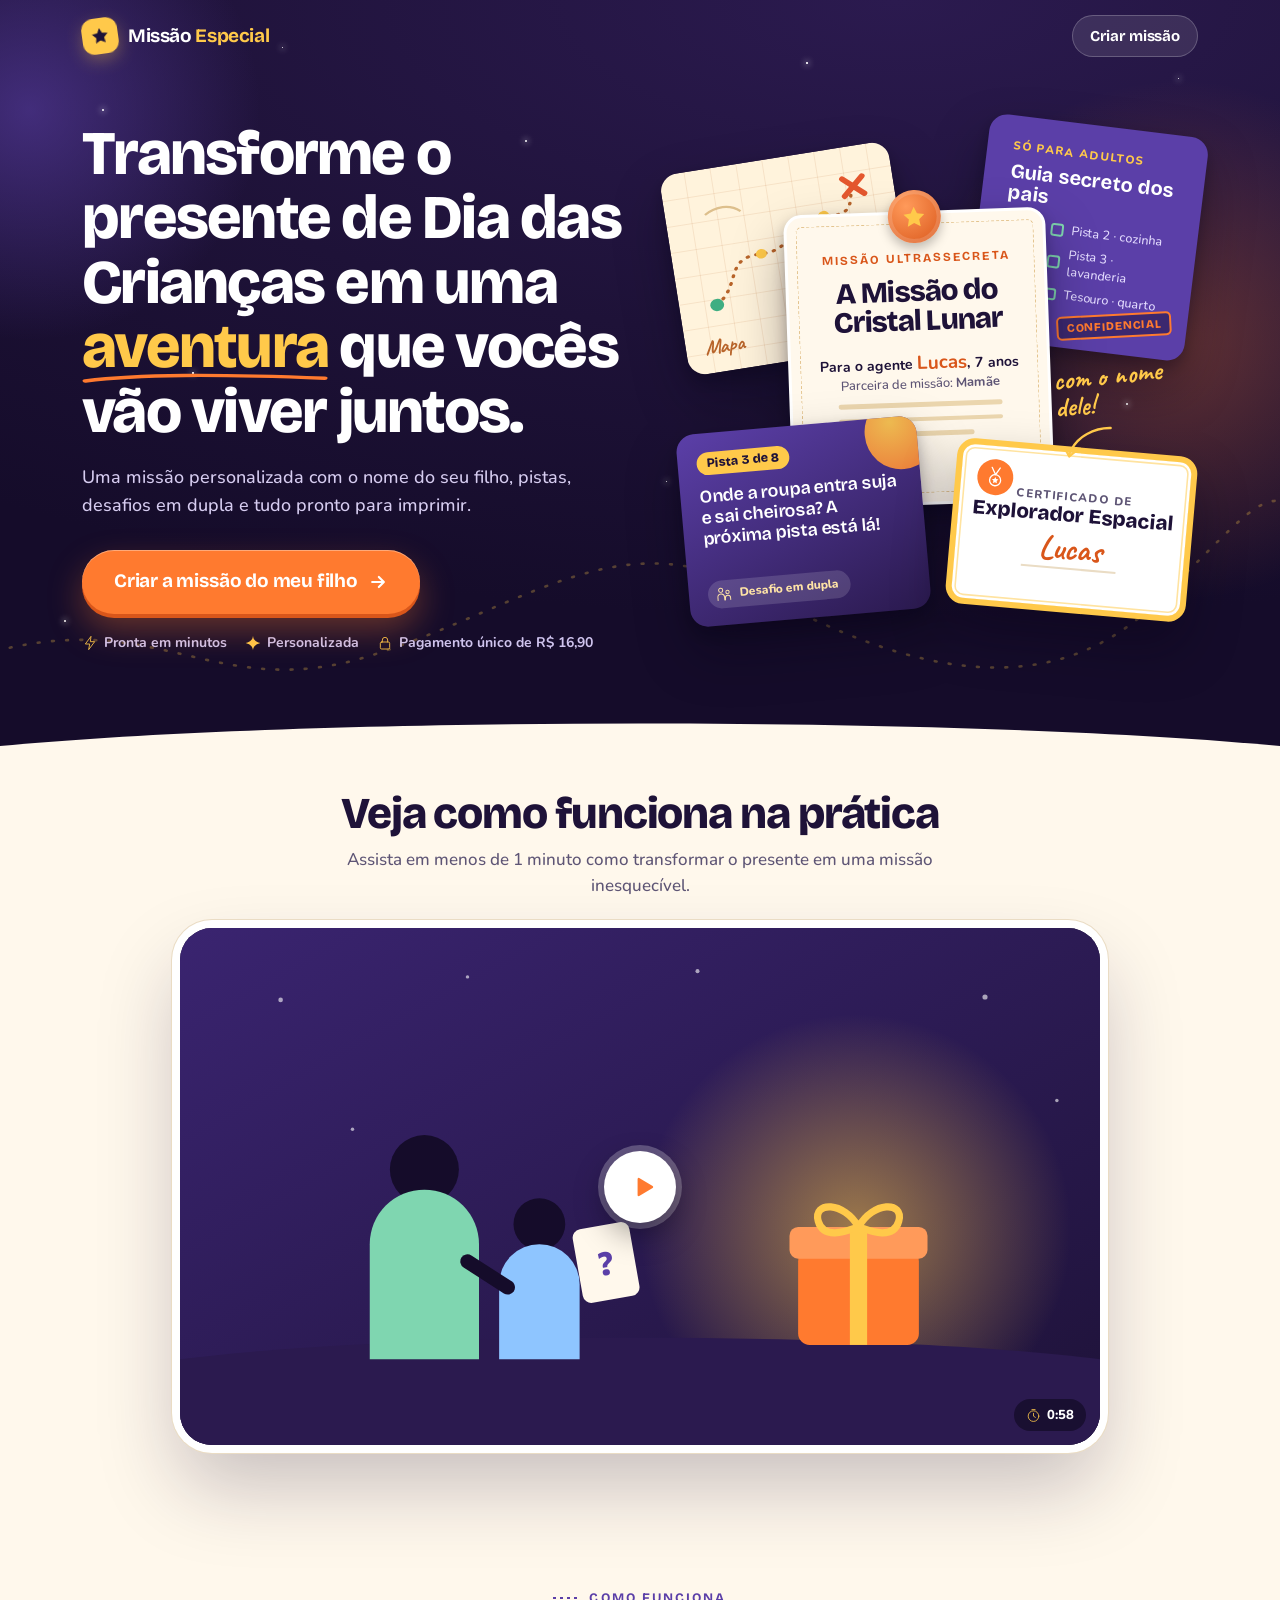
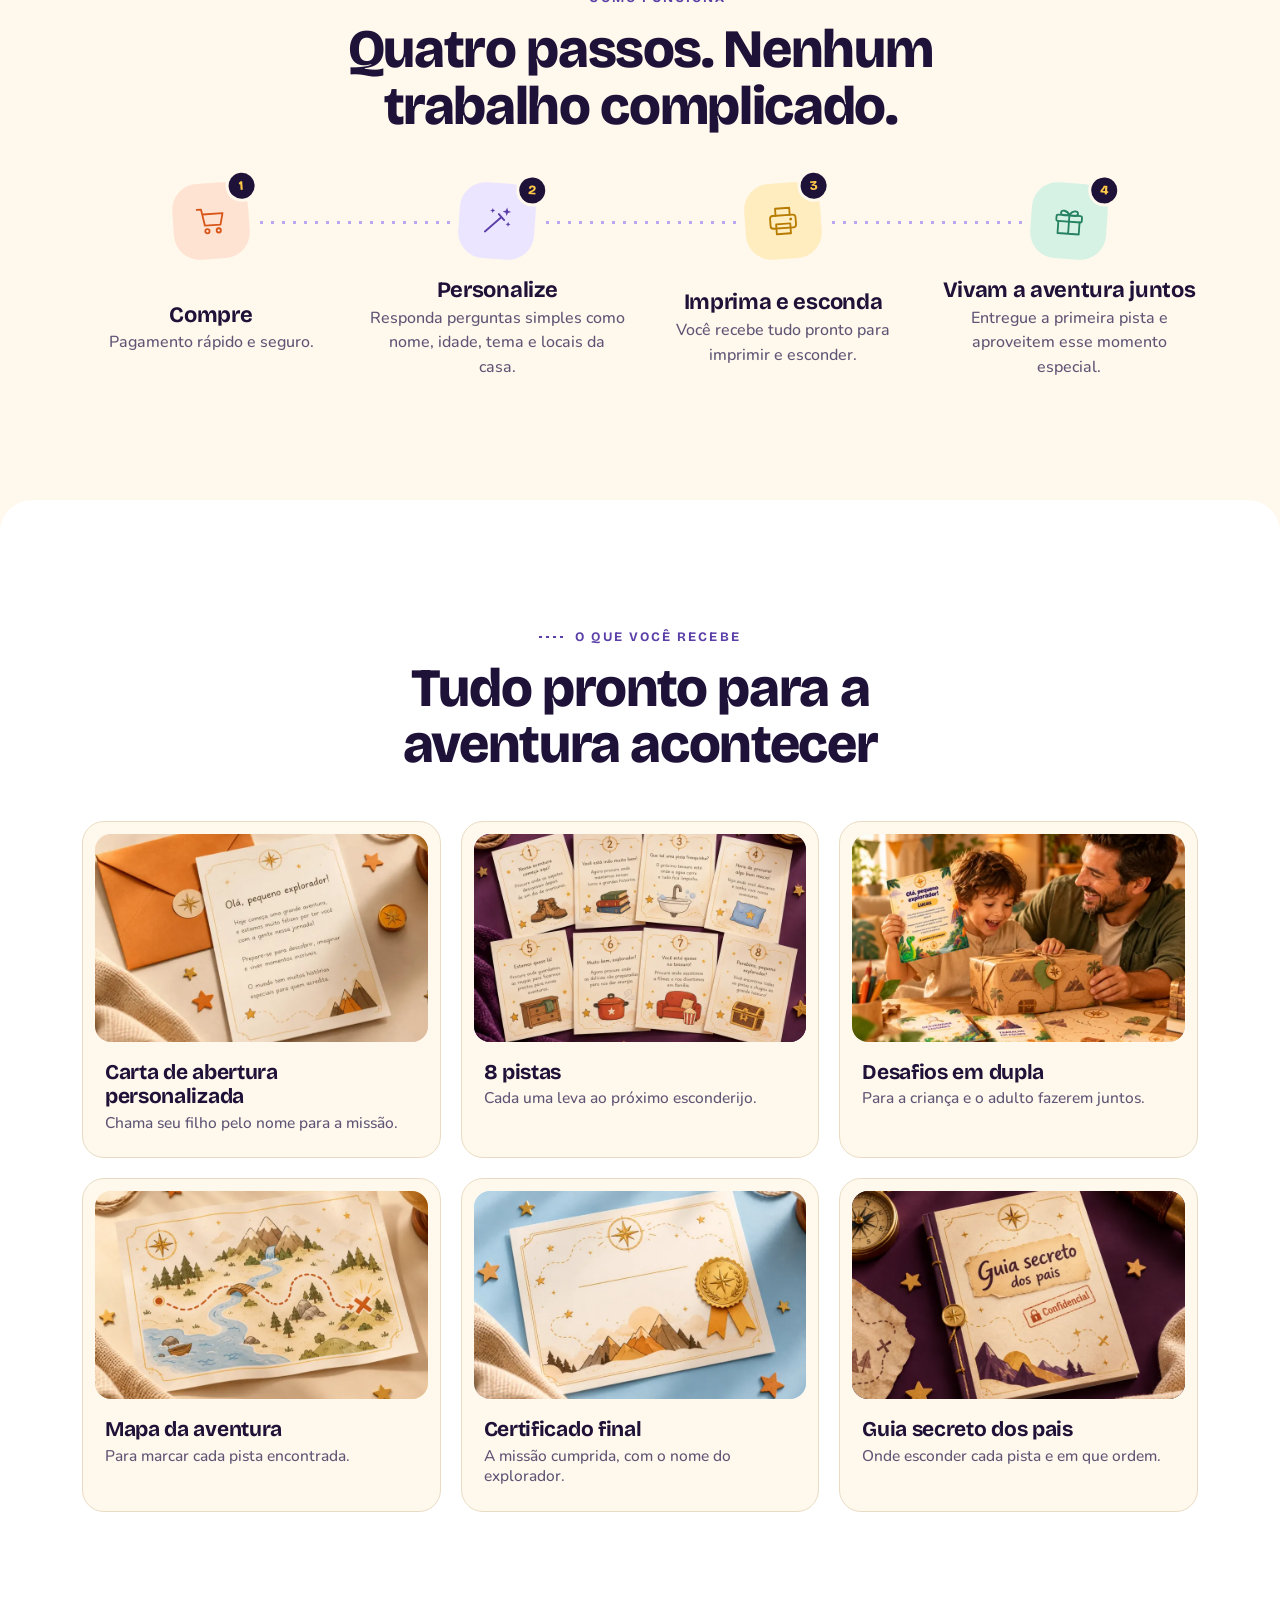
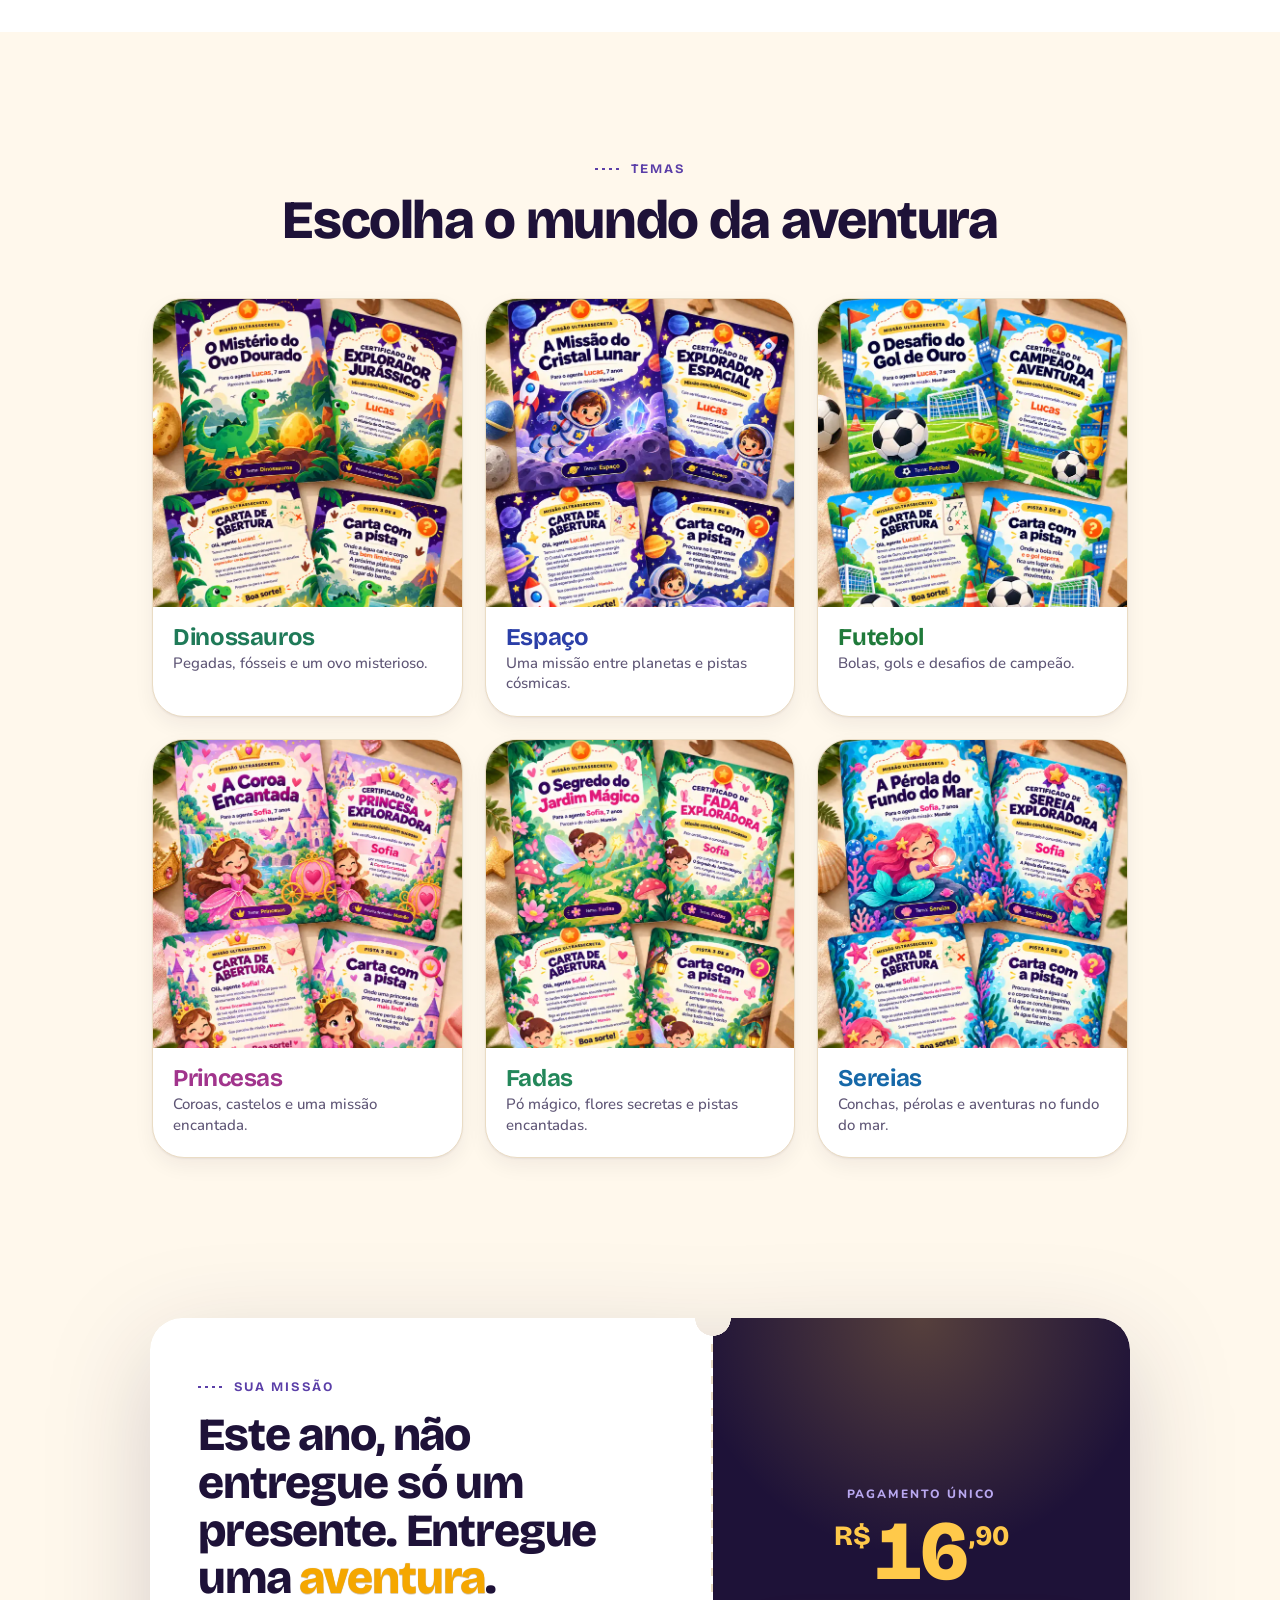
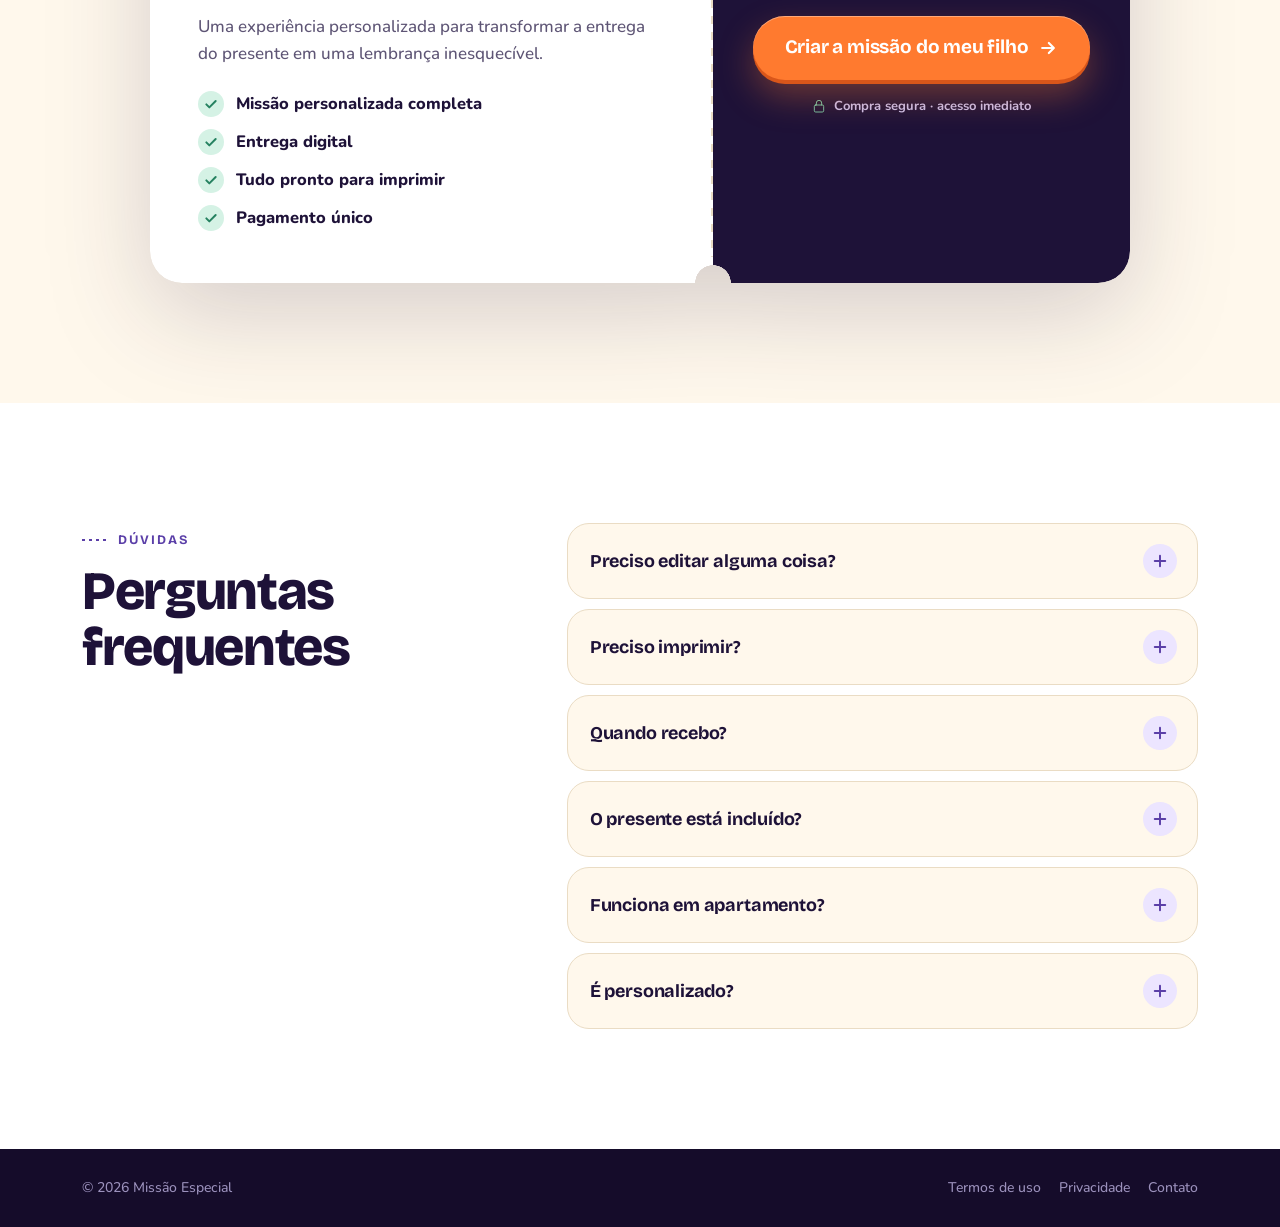
<file: index.html>
<!doctype html>
<html lang="pt-BR">
<head>
  <meta charset="utf-8">
  <meta name="viewport" content="width=device-width, initial-scale=1, viewport-fit=cover">
  <title>Missão Especial do Dia das Crianças</title>
  <meta name="description" content="Transforme o presente de Dia das Crianças em uma aventura que vocês vão viver juntos. Missão personalizada com o nome do seu filho, pistas e desafios em dupla. R$ 16,90.">
  <meta name="theme-color" content="#1E1238">
  <meta property="og:type" content="website">
  <meta property="og:locale" content="pt_BR">
  <meta property="og:title" content="Missão Especial do Dia das Crianças">
  <meta property="og:description" content="Uma missão personalizada com o nome do seu filho para vocês viverem juntos.">
  <link rel="icon" href="data:image/svg+xml,%3Csvg xmlns='http://www.w3.org/2000/svg' viewBox='0 0 64 64'%3E%3Crect width='64' height='64' rx='18' fill='%231E1238'/%3E%3Cpath d='M32 12l5.9 12 13.1 1.9-9.5 9.3 2.2 13.1L32 42.1 20.3 48.3l2.2-13.1L13 25.9 26.1 24z' fill='%23FFC94A'/%3E%3C/svg%3E">

  <link rel="preconnect" href="https://fonts.googleapis.com">
  <link rel="preconnect" href="https://fonts.gstatic.com" crossorigin>
  <link href="https://fonts.googleapis.com/css2?family=Bricolage+Grotesque:opsz,wght@12..96,600;12..96,700;12..96,800&family=Nunito:wght@500;700;800&family=Caveat:wght@600;700&display=swap" rel="stylesheet">
  <script>
    /* Define o nível de animação antes de pintar: "anim" (animações ativas) e "lite" (aparelho fraco / economia de dados). */
    (function (d, n) {
      var reduce = window.matchMedia && matchMedia('(prefers-reduced-motion: reduce)').matches;
      var lite = (n.connection && n.connection.saveData) || (n.deviceMemory && n.deviceMemory <= 3) || (n.hardwareConcurrency && n.hardwareConcurrency <= 4);
      if (!reduce && 'IntersectionObserver' in window) d.className += ' anim';
      if (reduce || lite) d.className += ' lite';
      /* Se o main.js não rodar, nada fica escondido */
      setTimeout(function () { if (!/io-ready/.test(d.className)) d.className = d.className.replace(' anim', ''); }, 3000);
    })(document.documentElement, navigator);
  </script>
  <link rel="stylesheet" href="assets/css/styles.css">
</head>
<body>
<svg width="0" height="0" style="position:absolute" aria-hidden="true">
  <defs>
    <symbol id="i-star" viewBox="0 0 24 24"><path fill="currentColor" d="M12 2.5l2.9 6 6.6.9-4.8 4.6 1.2 6.5L12 17.4l-5.9 3.1 1.2-6.5L2.5 9.4l6.6-.9z"/></symbol>
    <symbol id="i-sparkle" viewBox="0 0 24 24"><path fill="currentColor" d="M12 1c.6 5.4 2.6 8.4 11 11-8.4 2.6-10.4 5.6-11 11-.6-5.4-2.6-8.4-11-11 8.4-2.6 10.4-5.6 11-11z"/></symbol>
    <symbol id="i-paw" viewBox="0 0 24 32"><ellipse cx="12" cy="21" rx="7" ry="9" fill="currentColor"/><circle cx="4" cy="8" r="2.4" fill="currentColor"/><circle cx="9" cy="4.5" r="2.4" fill="currentColor"/><circle cx="15" cy="4.5" r="2.4" fill="currentColor"/><circle cx="20" cy="8" r="2.4" fill="currentColor"/></symbol>
    <symbol id="i-check" viewBox="0 0 24 24"><path fill="none" stroke="currentColor" stroke-width="3" stroke-linecap="round" stroke-linejoin="round" d="M5 12.5l4.5 4.5L19 7.5"/></symbol>
    <symbol id="i-arrow" viewBox="0 0 24 24"><path fill="none" stroke="currentColor" stroke-width="2.6" stroke-linecap="round" stroke-linejoin="round" d="M5 12h13M13 6l6 6-6 6"/></symbol>
    <symbol id="i-plus" viewBox="0 0 24 24"><path fill="none" stroke="currentColor" stroke-width="2.6" stroke-linecap="round" d="M12 5v14M5 12h14"/></symbol>

    <!-- ícones de linha 48x48 -->
    <symbol id="i-letter" viewBox="0 0 48 48"><g fill="none" stroke="currentColor" stroke-width="2.6" stroke-linecap="round" stroke-linejoin="round"><rect x="5" y="11" width="38" height="28" rx="4"/><path d="M6 13l18 14 18-14"/></g><circle cx="24" cy="30" r="5.5" fill="currentColor"/></symbol>
    <symbol id="i-cards" viewBox="0 0 48 48"><g fill="none" stroke="currentColor" stroke-width="2.6" stroke-linecap="round" stroke-linejoin="round"><rect x="16" y="6" width="24" height="32" rx="4"/><path d="M11 12v26a4 4 0 0 0 4 4h19"/><path d="M23 17h10M23 23h10M23 29h6"/></g></symbol>
    <symbol id="i-duo" viewBox="0 0 48 48"><g fill="none" stroke="currentColor" stroke-width="2.6" stroke-linecap="round" stroke-linejoin="round"><circle cx="16" cy="13" r="5.5"/><path d="M7 40v-8a9 9 0 0 1 18 0v8"/><circle cx="34" cy="19" r="4.5"/><path d="M27 40v-5a7 7 0 0 1 14 0v5"/></g></symbol>
    <symbol id="i-map" viewBox="0 0 48 48"><g fill="none" stroke="currentColor" stroke-width="2.6" stroke-linecap="round" stroke-linejoin="round"><path d="M5 12l13-5 12 5 13-5v29l-13 5-12-5-13 5z"/><path d="M18 7v29M30 12v29"/></g><path d="M34 20l4 4m0-4l-4 4" stroke="currentColor" stroke-width="2.4" stroke-linecap="round"/></symbol>
    <symbol id="i-medal" viewBox="0 0 48 48"><g fill="none" stroke="currentColor" stroke-width="2.6" stroke-linecap="round" stroke-linejoin="round"><path d="M16 5l8 14 8-14"/><circle cx="24" cy="30" r="11"/></g><path fill="currentColor" d="M24 23.5l2 4.1 4.5.6-3.3 3.2.8 4.5-4-2.1-4 2.1.8-4.5-3.3-3.2 4.5-.6z"/></symbol>
    <symbol id="i-tag" viewBox="0 0 48 48"><g fill="none" stroke="currentColor" stroke-width="2.6" stroke-linejoin="round"><path d="M7 7h17l18 18-17 17L7 24z"/><circle cx="16" cy="16" r="3.2"/></g></symbol>
    <symbol id="i-book" viewBox="0 0 48 48"><g fill="none" stroke="currentColor" stroke-width="2.6" stroke-linecap="round" stroke-linejoin="round"><path d="M9 7h26a4 4 0 0 1 4 4v30H13a4 4 0 0 1-4-4z"/><path d="M9 37a4 4 0 0 1 4-4h26"/><rect x="19" y="18" width="10" height="8" rx="1.5"/><path d="M21 18v-2.5a3 3 0 0 1 6 0V18"/></g></symbol>
    <symbol id="i-cart" viewBox="0 0 48 48"><g fill="none" stroke="currentColor" stroke-width="2.6" stroke-linecap="round" stroke-linejoin="round"><path d="M5 7h6l4 23h22l4-16H13"/><circle cx="18" cy="38" r="3"/><circle cx="34" cy="38" r="3"/></g></symbol>
    <symbol id="i-wand" viewBox="0 0 48 48"><g fill="none" stroke="currentColor" stroke-width="2.6" stroke-linecap="round" stroke-linejoin="round"><path d="M8 40l22-22M26 14l8 8"/></g><path fill="currentColor" d="M37 4l1.6 4.4L43 10l-4.4 1.6L37 16l-1.6-4.4L31 10l4.4-1.6zM17 6l1 2.6 2.6 1-2.6 1-1 2.6-1-2.6-2.6-1 2.6-1zM40 24l1 2.6 2.6 1-2.6 1-1 2.6-1-2.6-2.6-1 2.6-1z"/></symbol>
    <symbol id="i-print" viewBox="0 0 48 48"><g fill="none" stroke="currentColor" stroke-width="2.6" stroke-linecap="round" stroke-linejoin="round"><path d="M14 16V6h20v10"/><rect x="6" y="16" width="36" height="18" rx="4"/><path d="M14 28h20v14H14z"/></g><circle cx="35" cy="22" r="2" fill="currentColor"/></symbol>
    <symbol id="i-scissors" viewBox="0 0 48 48"><g fill="none" stroke="currentColor" stroke-width="2.6" stroke-linecap="round" stroke-linejoin="round"><circle cx="12" cy="36" r="6"/><circle cx="12" cy="12" r="6"/><path d="M16.5 15.5L42 38M16.5 32.5L42 10"/></g></symbol>
    <symbol id="i-hide" viewBox="0 0 48 48"><g fill="none" stroke="currentColor" stroke-width="2.6" stroke-linecap="round" stroke-linejoin="round"><path d="M6 22L24 7l18 15"/><path d="M11 18v23h26V18"/><path d="M20 41V30h8v11"/></g><path fill="currentColor" d="M34 5l1.2 3.3 3.3 1.2-3.3 1.2L34 14l-1.2-3.3L29.5 9.5l3.3-1.2z"/></symbol>
    <symbol id="i-flag" viewBox="0 0 48 48"><g fill="none" stroke="currentColor" stroke-width="2.6" stroke-linecap="round" stroke-linejoin="round"><path d="M10 43V6"/><path d="M10 7h25l-5 8 5 8H10"/></g></symbol>
    <symbol id="i-hand" viewBox="0 0 48 48"><g fill="none" stroke="currentColor" stroke-width="2.6" stroke-linecap="round" stroke-linejoin="round"><path d="M8 26h8l12-12a3 3 0 0 1 4 4l-7 8h13a3 3 0 0 1 0 6h-4a3 3 0 0 1 0 6H22L16 36H8z"/></g></symbol>
    <symbol id="i-chat" viewBox="0 0 48 48"><g fill="none" stroke="currentColor" stroke-width="2.6" stroke-linecap="round" stroke-linejoin="round"><path d="M8 10h32v22H22l-9 8v-8H8z"/><path d="M20 17.5a4 4 0 1 1 5.5 3.7c-1 .4-1.5 1.2-1.5 2.3"/></g><circle cx="24" cy="27.5" r="1.8" fill="currentColor"/></symbol>
    <symbol id="i-bolt" viewBox="0 0 48 48"><path fill="none" stroke="currentColor" stroke-width="2.6" stroke-linejoin="round" d="M27 4L10 27h13l-3 17 18-24H25z"/></symbol>
    <symbol id="i-smile" viewBox="0 0 48 48"><g fill="none" stroke="currentColor" stroke-width="2.6" stroke-linecap="round"><circle cx="24" cy="24" r="18"/><path d="M16 28c2 3.5 5 5 8 5s6-1.5 8-5"/></g><circle cx="18" cy="20" r="2.2" fill="currentColor"/><circle cx="30" cy="20" r="2.2" fill="currentColor"/></symbol>
    <symbol id="i-heart" viewBox="0 0 48 48"><path fill="none" stroke="currentColor" stroke-width="2.6" stroke-linejoin="round" d="M24 40S6 29.5 6 17.5A9.5 9.5 0 0 1 24 12a9.5 9.5 0 0 1 18 5.5C42 29.5 24 40 24 40z"/></symbol>
    <symbol id="i-gift" viewBox="0 0 48 48"><g fill="none" stroke="currentColor" stroke-width="2.6" stroke-linecap="round" stroke-linejoin="round"><rect x="6" y="16" width="36" height="9" rx="2"/><path d="M9 25v17h30V25M24 16v26"/><path d="M24 16c-3-7-12-8-12-3s8 3 12 3zM24 16c3-7 12-8 12-3s-8 3-12 3z"/></g></symbol>
    <symbol id="i-clock" viewBox="0 0 48 48"><g fill="none" stroke="currentColor" stroke-width="2.6" stroke-linecap="round" stroke-linejoin="round"><circle cx="24" cy="26" r="17"/><path d="M24 17v9l6 4M19 5h10"/></g></symbol>
    <symbol id="i-shield" viewBox="0 0 48 48"><g fill="none" stroke="currentColor" stroke-width="2.6" stroke-linecap="round" stroke-linejoin="round"><path d="M24 5l16 6v11c0 10-7 17-16 21C15 39 8 32 8 22V11z"/><path d="M17 24l5 5 9-10"/></g></symbol>
    <symbol id="i-lock" viewBox="0 0 48 48"><g fill="none" stroke="currentColor" stroke-width="2.6" stroke-linecap="round" stroke-linejoin="round"><rect x="10" y="21" width="28" height="21" rx="4"/><path d="M16 21v-6a8 8 0 0 1 16 0v6"/></g></symbol>
    <symbol id="i-child" viewBox="0 0 48 48"><g fill="none" stroke="currentColor" stroke-width="2.6" stroke-linecap="round" stroke-linejoin="round"><circle cx="24" cy="12" r="6"/><path d="M13 24l11-4 11 4M24 20v10M18 43l6-13 6 13"/></g></symbol>
    <symbol id="i-family" viewBox="0 0 48 48"><g fill="none" stroke="currentColor" stroke-width="2.6" stroke-linecap="round" stroke-linejoin="round"><circle cx="15" cy="10" r="5"/><path d="M7 42V26a8 8 0 0 1 16 0v16"/><circle cx="34" cy="20" r="4"/><path d="M28 42v-9a6 6 0 0 1 12 0v9"/></g></symbol>
    <symbol id="i-play" viewBox="0 0 24 24"><path fill="currentColor" d="M7 4.5v15a1 1 0 0 0 1.5.86l12.4-7.5a1 1 0 0 0 0-1.72L8.5 3.64A1 1 0 0 0 7 4.5z"/></symbol>
  </defs>
</svg>

<!-- =========================================================
     1. HERO
========================================================== -->
<section class="hero" id="topo">
  <div class="sky" aria-hidden="true">
    <span class="glow glow-a"></span>
    <span class="glow glow-b"></span>
    <i class="st" style="--x:8%;--y:14%;--s:2px;--t:0s"></i>
    <i class="st" style="--x:22%;--y:6%;--s:1.5px;--t:1.2s"></i>
    <i class="st st--d" style="--x:41%;--y:18%;--s:2px;--t:2.1s"></i>
    <i class="st st--d" style="--x:63%;--y:8%;--s:1.5px;--t:.6s"></i>
    <i class="st" style="--x:78%;--y:22%;--s:2.5px;--t:1.8s"></i>
    <i class="st st--d" style="--x:92%;--y:10%;--s:1.5px;--t:2.7s"></i>
    <i class="st st--d" style="--x:15%;--y:48%;--s:1.5px;--t:3.1s"></i>
    <i class="st" style="--x:88%;--y:52%;--s:2px;--t:.3s"></i>
    <i class="st st--d" style="--x:52%;--y:62%;--s:1.5px;--t:2.4s"></i>
    <i class="st" style="--x:5%;--y:80%;--s:2px;--t:1.5s"></i>
    <svg class="trail" viewBox="0 0 1440 900" preserveAspectRatio="none">
      <path d="M-20 760 C 180 700, 240 820, 420 760 S 700 600, 860 690 S 1180 820, 1300 700 S 1420 560, 1480 600" fill="none" stroke="rgba(255,201,74,.28)" stroke-width="3" stroke-dasharray="2 14" stroke-linecap="round"/>
    </svg>
  </div>

  <header class="nav container">
    <a href="#topo" class="brand" aria-label="Missão Especial, início">
      <span class="brand-mark"><svg aria-hidden="true"><use href="#i-star"/></svg></span>
      <span class="brand-name">Missão <em>Especial</em></span>
    </a>
    <a href="#oferta" class="btn btn-ghost btn-sm" data-checkout>Criar missão</a>
  </header>

  <div class="container hero-grid">
    <div class="hero-copy">

      <h1>Transforme o presente de Dia das Crianças em uma <span class="hl">aventura<svg viewBox="0 0 220 18" preserveAspectRatio="none" aria-hidden="true"><path pathLength="1" d="M3 13 C 50 3, 120 3, 217 9" fill="none" stroke="currentColor" stroke-width="5" stroke-linecap="round"/></svg></span> que vocês vão viver juntos.</h1>

      <p class="lead">Uma missão personalizada com o nome do seu filho, pistas, desafios em dupla e tudo pronto para imprimir.</p>

      <div class="hero-cta">
        <a href="#oferta" class="btn btn-lg btn-shine" data-checkout>
          Criar a missão do meu filho
          <svg aria-hidden="true"><use href="#i-arrow"/></svg>
        </a>
        <ul class="micro">
          <li><svg aria-hidden="true"><use href="#i-bolt"/></svg>Pronta em minutos</li>
          <li><svg aria-hidden="true"><use href="#i-sparkle"/></svg>Personalizada</li>
          <li><svg aria-hidden="true"><use href="#i-lock"/></svg>Pagamento único de R$ 16,90</li>
        </ul>
      </div>
    </div>

    <!-- Mockup da missão -->
    <div class="hero-visual">
      <div class="stage" role="img" aria-label="Kit da missão: carta de abertura com o nome da criança, pista com desafio em dupla, mapa da aventura, certificado final e guia secreto dos pais.">
        <div class="m m-map" aria-hidden="true">
          <svg viewBox="0 0 200 170" preserveAspectRatio="none">
            <path d="M22 140 C 50 120, 36 88, 74 90 S 106 50, 142 58 S 168 38, 176 30" fill="none" stroke="#B8642A" stroke-width="3.5" stroke-dasharray="1 8" stroke-linecap="round"/>
            <circle cx="22" cy="140" r="7" fill="#3FAE82"/>
            <circle cx="74" cy="90" r="5.5" fill="#FFC94A"/>
            <circle cx="142" cy="58" r="5.5" fill="#FFC94A"/>
            <path d="M166 20l20 20m0-20l-20 20" stroke="#E4572E" stroke-width="6" stroke-linecap="round"/>
            <path d="M120 130c14-10 34-10 50 0M24 36c12-8 26-8 36 2" fill="none" stroke="#DDBF8C" stroke-width="2.5"/>
          </svg>
          <span>Mapa</span>
        </div>

        <div class="m m-guide" aria-hidden="true">
          <span class="m-guide-k">Só para adultos</span>
          <strong>Guia secreto dos pais</strong>
          <ul>
            <li><i></i>Pista 2 · cozinha</li>
            <li><i></i>Pista 3 · lavanderia</li>
            <li><i></i>Tesouro · quarto</li>
          </ul>
          <span class="stamp">Confidencial</span>
        </div>

        <div class="m m-letter" aria-hidden="true">
          <span class="seal"><svg><use href="#i-star"/></svg></span>
          <span class="m-letter-k">Missão ultrassecreta</span>
          <strong class="m-letter-t">A Missão do Cristal Lunar</strong>
          <span class="m-letter-n">Para o agente <b>Lucas</b>, 7 anos</span>
          <span class="m-letter-p">Parceira de missão: <b>Mamãe</b></span>
          <span class="ln"></span><span class="ln"></span><span class="ln short"></span>
        </div>

        <div class="m m-clue" aria-hidden="true">
          <span class="m-clue-k">Pista 3 de 8</span>
          <p>Onde a roupa entra suja e sai cheirosa? A próxima pista está lá!</p>
          <span class="m-clue-duo"><svg><use href="#i-duo"/></svg>Desafio em dupla</span>
        </div>

        <div class="m m-cert" aria-hidden="true">
          <span class="m-cert-k">Certificado de</span>
          <strong>Explorador Espacial</strong>
          <span class="m-cert-n">Lucas</span>
          <span class="ribbon"><svg><use href="#i-medal"/></svg></span>
        </div>

        <span class="note-hand" aria-hidden="true">
          com o nome dele!
          <svg viewBox="0 0 60 40"><path d="M56 6 C 40 4, 18 10, 8 30" fill="none" stroke="currentColor" stroke-width="2.6" stroke-linecap="round"/><path d="M4 22 L8 32 L17 26" fill="none" stroke="currentColor" stroke-width="2.6" stroke-linecap="round" stroke-linejoin="round"/></svg>
        </span>
      </div>
    </div>
  </div>

  <svg class="hero-curve" viewBox="0 0 1440 80" preserveAspectRatio="none" aria-hidden="true"><path d="M0 80 L0 40 C 360 0, 1080 0, 1440 40 L1440 80 Z" fill="var(--cream)"/></svg>
</section>

<main>

<!-- =========================================================
     2. VSL
========================================================== -->
<section class="vsl" id="video">
  <div class="container">
    <div class="vsl-head" data-reveal>
      <h2>Veja como funciona na prática</h2>
      <p>Assista em menos de 1 minuto como transformar o presente em uma missão inesquecível.</p>
    </div>

    <div class="video" id="video-box" data-reveal="scale">
      <button type="button" class="video-poster" id="video-play" aria-label="Assistir ao vídeo">
        <svg class="video-art" viewBox="0 0 640 360" preserveAspectRatio="xMidYMid slice" aria-hidden="true">
          <defs>
            <linearGradient id="vbg" x1="0" y1="0" x2="1" y2="1"><stop offset="0" stop-color="#3A2470"/><stop offset="1" stop-color="#1E1238"/></linearGradient>
            <radialGradient id="vlamp" cx=".5" cy=".5" r=".5"><stop offset="0" stop-color="#FFC94A" stop-opacity=".55"/><stop offset="1" stop-color="#FFC94A" stop-opacity="0"/></radialGradient>
          </defs>
          <rect width="640" height="360" fill="url(#vbg)"/>
          <circle cx="470" cy="210" r="150" fill="url(#vlamp)"/>
          <g fill="#fff" opacity=".6"><circle cx="70" cy="50" r="1.6"/><circle cx="200" cy="34" r="1.2"/><circle cx="560" cy="48" r="1.8"/><circle cx="610" cy="120" r="1.2"/><circle cx="360" cy="30" r="1.4"/><circle cx="120" cy="140" r="1.2"/></g>
          <path d="M0 300 C 160 280, 480 280, 640 300 L640 360 L0 360 Z" fill="#2B1A4F"/>
          <!-- presente -->
          <g transform="translate(430 190)">
            <rect x="0" y="34" width="84" height="66" rx="8" fill="#FF7A2F"/>
            <rect x="-6" y="18" width="96" height="22" rx="6" fill="#FF9A5A"/>
            <rect x="36" y="18" width="12" height="82" fill="#FFC94A"/>
            <path d="M42 18c-10-18-32-18-28-4s22 6 28 4zm0 0c10-18 32-18 28-4s-22 6-28 4z" fill="none" stroke="#FFC94A" stroke-width="5"/>
          </g>
          <!-- adulto e criança -->
          <circle cx="170" cy="168" r="24" fill="#150C2A"/>
          <path d="M132 300v-80a38 38 0 0 1 76 0v80z" fill="#7FD6B0"/>
          <circle cx="250" cy="206" r="18" fill="#150C2A"/>
          <path d="M222 300v-52a28 28 0 0 1 56 0v52z" fill="#8EC5FF"/>
          <path d="M200 232 L228 250" stroke="#150C2A" stroke-width="10" stroke-linecap="round"/>
          <g transform="rotate(-10 300 230)"><rect x="276" y="206" width="40" height="52" rx="6" fill="#FFF8EC"/><text x="296" y="241" text-anchor="middle" font-family="Bricolage Grotesque, sans-serif" font-weight="800" font-size="24" fill="#5B3FA8">?</text></g>
        </svg>
        <span class="play" aria-hidden="true"><span class="play-pulse"></span><svg><use href="#i-play"/></svg></span>
        <span class="video-chip" aria-hidden="true"><svg><use href="#i-clock"/></svg>0:58</span>
      </button>
    </div>
  </div>
</section>

<!-- =========================================================
     3. COMO FUNCIONA
========================================================== -->
<section class="section how" id="como-funciona">
  <div class="container">
    <header class="head" data-reveal>
      <span class="eyebrow">Como funciona</span>
      <h2>Quatro passos. Nenhum trabalho complicado.</h2>
    </header>

    <ol class="path" data-reveal-group>
      <li class="path-step" style="--i:0">
        <span class="path-dot t-orange"><svg aria-hidden="true"><use href="#i-cart"/></svg><b>1</b></span>
        <div><h3>Compre</h3><p>Pagamento rápido e seguro.</p></div>
      </li>
      <li class="path-step" style="--i:1">
        <span class="path-dot t-purple"><svg aria-hidden="true"><use href="#i-wand"/></svg><b>2</b></span>
        <div><h3>Personalize</h3><p>Responda perguntas simples como nome, idade, tema e locais da casa.</p></div>
      </li>
      <li class="path-step" style="--i:2">
        <span class="path-dot t-gold"><svg aria-hidden="true"><use href="#i-print"/></svg><b>3</b></span>
        <div><h3>Imprima e esconda</h3><p>Você recebe tudo pronto para imprimir e esconder.</p></div>
      </li>
      <li class="path-step" style="--i:3">
        <span class="path-dot t-green"><svg aria-hidden="true"><use href="#i-gift"/></svg><b>4</b></span>
        <div><h3>Vivam a aventura juntos</h3><p>Entregue a primeira pista e aproveitem esse momento especial.</p></div>
      </li>
    </ol>
  </div>
</section>

<!-- =========================================================
     4. O QUE VOCÊ RECEBE
========================================================== -->
<section class="section kit" id="kit">
  <div class="container">
    <header class="head" data-reveal>
      <span class="eyebrow">O que você recebe</span>
      <h2>Tudo pronto para a aventura acontecer</h2>
    </header>

    <ul class="kit-grid">
      <li class="kit-card" data-reveal>
        <div class="kit-vis kit-vis--photo v-orange">
          <img class="kit-photo" src="assets/img/kit/carta.webp" width="800" height="600" loading="lazy" decoding="async" alt="Carta de abertura impressa com envelope laranja e selo de estrela" style="--pos: 50% 50%">
        </div>
        <h3>Carta de abertura personalizada</h3>
        <p>Chama seu filho pelo nome para a missão.</p>
      </li>
      <li class="kit-card" data-reveal>
        <div class="kit-vis kit-vis--photo v-purple">
          <img class="kit-photo" src="assets/img/kit/pistas.webp" width="800" height="600" loading="lazy" decoding="async" alt="As 8 pistas impressas, numeradas de 1 a 8, lado a lado" style="--pos: 50% 50%">
        </div>
        <h3>8 pistas</h3>
        <p>Cada uma leva ao próximo esconderijo.</p>
      </li>
      <li class="kit-card" data-reveal>
        <div class="kit-vis kit-vis--photo v-green">
          <img class="kit-photo" src="assets/img/kit/desafios.webp" width="800" height="600" loading="lazy" decoding="async" alt="Pai e filho sorrindo diante do presente, com a criança segurando a carta da missão" style="--pos: 50% 35%">
        </div>
        <h3>Desafios em dupla</h3>
        <p>Para a criança e o adulto fazerem juntos.</p>
      </li>
      <li class="kit-card" data-reveal>
        <div class="kit-vis kit-vis--photo v-gold">
          <img class="kit-photo" src="assets/img/kit/mapa.webp" width="800" height="600" loading="lazy" decoding="async" alt="Mapa da aventura impresso com trilha pontilhada até o X do tesouro" style="--pos: 50% 50%">
        </div>
        <h3>Mapa da aventura</h3>
        <p>Para marcar cada pista encontrada.</p>
      </li>
      <li class="kit-card" data-reveal>
        <div class="kit-vis kit-vis--photo v-blue">
          <img class="kit-photo" src="assets/img/kit/certificado.webp" width="800" height="600" loading="lazy" decoding="async" alt="Certificado final impresso com selo dourado" style="--pos: 50% 50%">
        </div>
        <h3>Certificado final</h3>
        <p>A missão cumprida, com o nome do explorador.</p>
      </li>
      <li class="kit-card" data-reveal>
        <div class="kit-vis kit-vis--photo v-ink">
          <img class="kit-photo" src="assets/img/kit/guia-secreto.webp" width="800" height="600" loading="lazy" decoding="async" alt="Capa do Guia secreto dos pais com carimbo de confidencial" style="--pos: 50% 45%">
        </div>
        <h3>Guia secreto dos pais</h3>
        <p>Onde esconder cada pista e em que ordem.</p>
      </li>
    </ul>
  </div>
</section>


<!-- =========================================================
     6. TEMAS
========================================================== -->
<section class="section themes" id="temas">
  <div class="container">
    <header class="head" data-reveal>
      <span class="eyebrow">Temas</span>
      <h2>Escolha o mundo da aventura</h2>
    </header>
  </div>

  <div class="theme-rail" data-reveal-group>
    <article class="theme t-dino" style="--i:0">
      <div class="theme-art theme-art--photo">
        <img src="assets/img/temas/dinossauros.webp" width="900" height="1125" loading="lazy" decoding="async" alt="Carta de abertura, capa, pista e certificado do tema Dinossauros, personalizados para Lucas">
      </div>
      <div class="theme-body">
        <h3>Dinossauros</h3>
        <p>Pegadas, fósseis e um ovo misterioso.</p>
      </div>
    </article>
    <article class="theme t-space" style="--i:1">
      <div class="theme-art theme-art--photo">
        <img src="assets/img/temas/espaco.webp" width="900" height="1125" loading="lazy" decoding="async" alt="Carta de abertura, capa, pista e certificado do tema Espaço, personalizados para Lucas">
      </div>
      <div class="theme-body">
        <h3>Espaço</h3>
        <p>Uma missão entre planetas e pistas cósmicas.</p>
      </div>
    </article>
    <article class="theme t-soccer" style="--i:2">
      <div class="theme-art theme-art--photo">
        <img src="assets/img/temas/futebol.webp" width="900" height="1125" loading="lazy" decoding="async" alt="Carta de abertura, capa, pista e certificado do tema Futebol, personalizados para Lucas">
      </div>
      <div class="theme-body">
        <h3>Futebol</h3>
        <p>Bolas, gols e desafios de campeão.</p>
      </div>
    </article>
    <article class="theme t-princess" style="--i:0">
      <div class="theme-art theme-art--photo">
        <img src="assets/img/temas/princesas.webp" width="900" height="1125" loading="lazy" decoding="async" alt="Carta de abertura, capa, pista e certificado do tema Princesas, personalizados para Sofia">
      </div>
      <div class="theme-body">
        <h3>Princesas</h3>
        <p>Coroas, castelos e uma missão encantada.</p>
      </div>
    </article>
    <article class="theme t-fairy" style="--i:1">
      <div class="theme-art theme-art--photo">
        <img src="assets/img/temas/fadas.webp" width="900" height="1125" loading="lazy" decoding="async" alt="Carta de abertura, capa, pista e certificado do tema Fadas, personalizados para Sofia">
      </div>
      <div class="theme-body">
        <h3>Fadas</h3>
        <p>Pó mágico, flores secretas e pistas encantadas.</p>
      </div>
    </article>
    <article class="theme t-sea" style="--i:2">
      <div class="theme-art theme-art--photo">
        <img src="assets/img/temas/sereias.webp" width="900" height="1125" loading="lazy" decoding="async" alt="Carta de abertura, capa, pista e certificado do tema Sereias, personalizados para Sofia">
      </div>
      <div class="theme-body">
        <h3>Sereias</h3>
        <p>Conchas, pérolas e aventuras no fundo do mar.</p>
      </div>
    </article>
  </div>
</section>

<!-- =========================================================
     7. OFERTA — ingresso da missão
========================================================== -->
<section class="section offer" id="oferta">
  <div class="container">
    <div class="ticket">
      <div class="ticket-main" data-reveal>
        <span class="eyebrow">Sua missão</span>
        <h2>Este ano, não entregue só um presente. Entregue uma <span class="hl-offer">aventura</span>.</h2>
        <p class="ticket-sub">Uma experiência personalizada para transformar a entrega do presente em uma lembrança inesquecível.</p>
        <ul class="ticket-list">
          <li><svg aria-hidden="true"><use href="#i-check"/></svg>Missão personalizada completa</li>
          <li><svg aria-hidden="true"><use href="#i-check"/></svg>Entrega digital</li>
          <li><svg aria-hidden="true"><use href="#i-check"/></svg>Tudo pronto para imprimir</li>
          <li><svg aria-hidden="true"><use href="#i-check"/></svg>Pagamento único</li>
        </ul>
      </div>

      <div class="ticket-stub" data-reveal="scale">
        <span class="stub-k">Pagamento único</span>
        <span class="price"><small>R$</small>16<small>,90</small></span>
        <a href="#oferta" class="btn btn-lg btn-block btn-shine" data-checkout>
          Criar a missão do meu filho
          <svg aria-hidden="true"><use href="#i-arrow"/></svg>
        </a>
        <span class="stub-safe"><svg aria-hidden="true"><use href="#i-lock"/></svg>Compra segura · acesso imediato</span>
      </div>
    </div>
  </div>
</section>

<!-- =========================================================
     8. FAQ
========================================================== -->
<section class="section faq" id="faq">
  <div class="container faq-grid">
    <header class="head head--left" data-reveal>
      <span class="eyebrow">Dúvidas</span>
      <h2>Perguntas frequentes</h2>
    </header>

    <div class="faq-list">
      <details class="faq-item">
        <summary>Preciso editar alguma coisa?<span class="faq-ico" aria-hidden="true"><svg><use href="#i-plus"/></svg></span></summary>
        <div class="faq-a"><p>Não. A missão chega pronta, com a personalização feita com base nas suas respostas.</p></div>
      </details>
      <details class="faq-item">
        <summary>Preciso imprimir?<span class="faq-ico" aria-hidden="true"><svg><use href="#i-plus"/></svg></span></summary>
        <div class="faq-a"><p>Sim. O material foi pensado para ser impresso e usado em casa.</p></div>
      </details>
      <details class="faq-item">
        <summary>Quando recebo?<span class="faq-ico" aria-hidden="true"><svg><use href="#i-plus"/></svg></span></summary>
        <div class="faq-a"><p>Logo após a personalização.</p></div>
      </details>
      <details class="faq-item">
        <summary>O presente está incluído?<span class="faq-ico" aria-hidden="true"><svg><use href="#i-plus"/></svg></span></summary>
        <div class="faq-a"><p>Não. O produto é a missão personalizada, que transforma a entrega do presente em uma experiência.</p></div>
      </details>
      <details class="faq-item">
        <summary>Funciona em apartamento?<span class="faq-ico" aria-hidden="true"><svg><use href="#i-plus"/></svg></span></summary>
        <div class="faq-a"><p>Sim. A missão é adaptada aos locais da casa que você informar.</p></div>
      </details>
      <details class="faq-item">
        <summary>É personalizado?<span class="faq-ico" aria-hidden="true"><svg><use href="#i-plus"/></svg></span></summary>
        <div class="faq-a"><p>Sim. Nome, idade, participante, tema e locais da casa entram na personalização.</p></div>
      </details>
    </div>
  </div>
</section>


</main>

<footer class="footer">
  <div class="container footer-inner">
    <span>© <span id="year">2026</span> Missão Especial</span>
    <nav aria-label="Links legais">
      <a href="#">Termos de uso</a>
      <a href="#">Privacidade</a>
      <a href="#">Contato</a>
    </nav>
  </div>
</footer>


<script src="assets/js/main.js" defer></script>
</body>
</html>
</file>
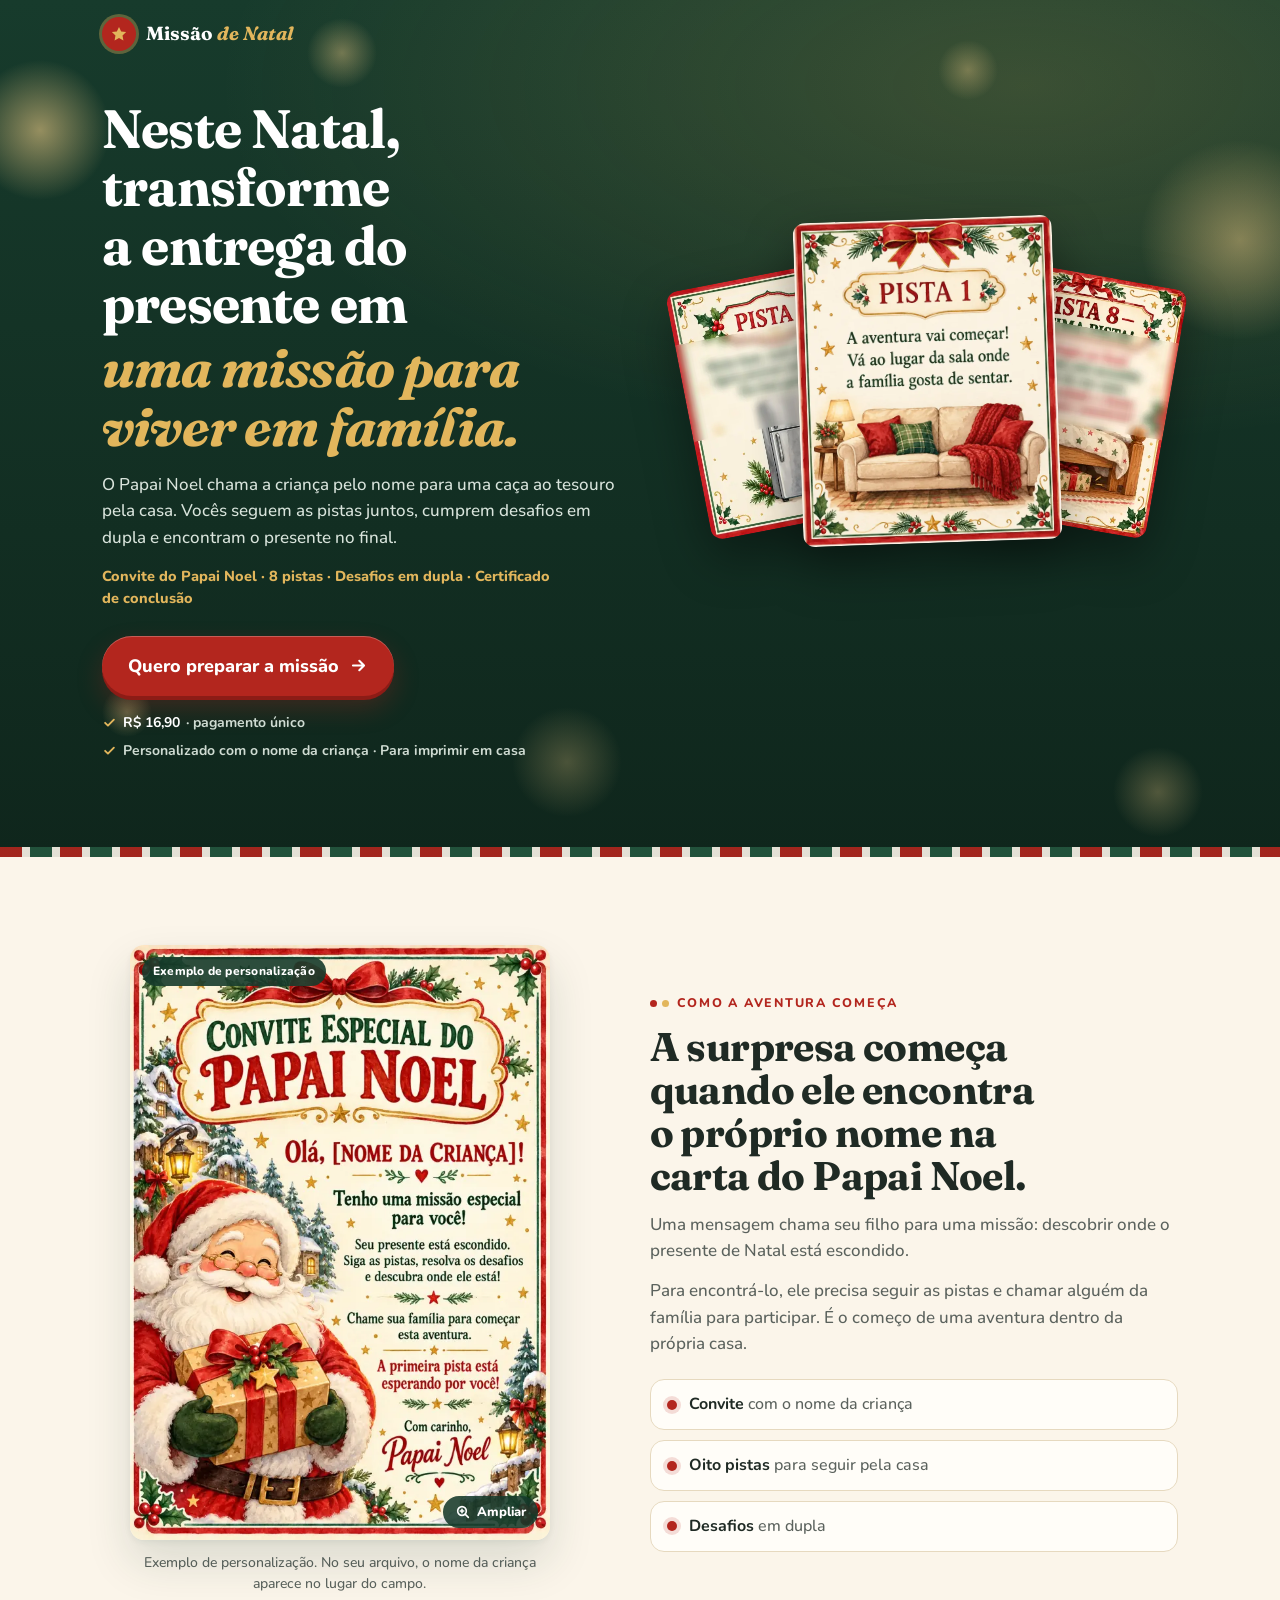
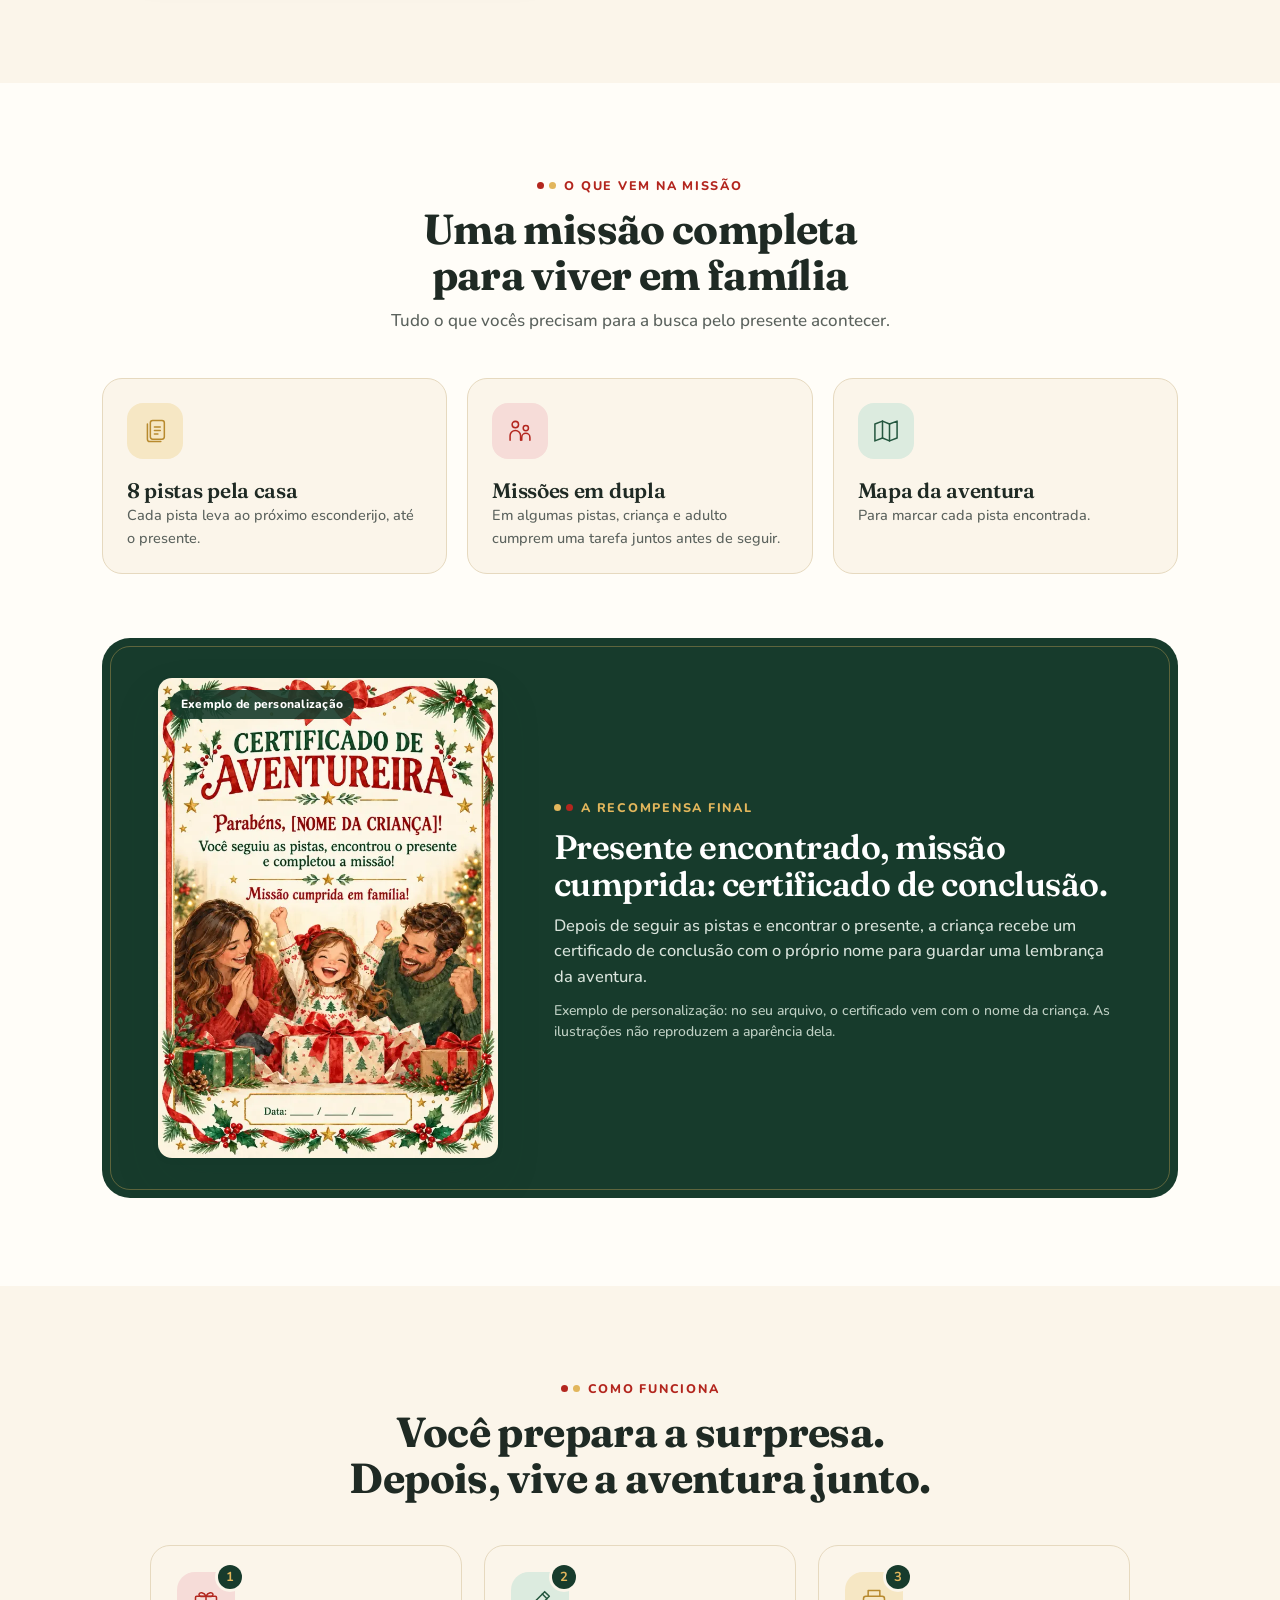
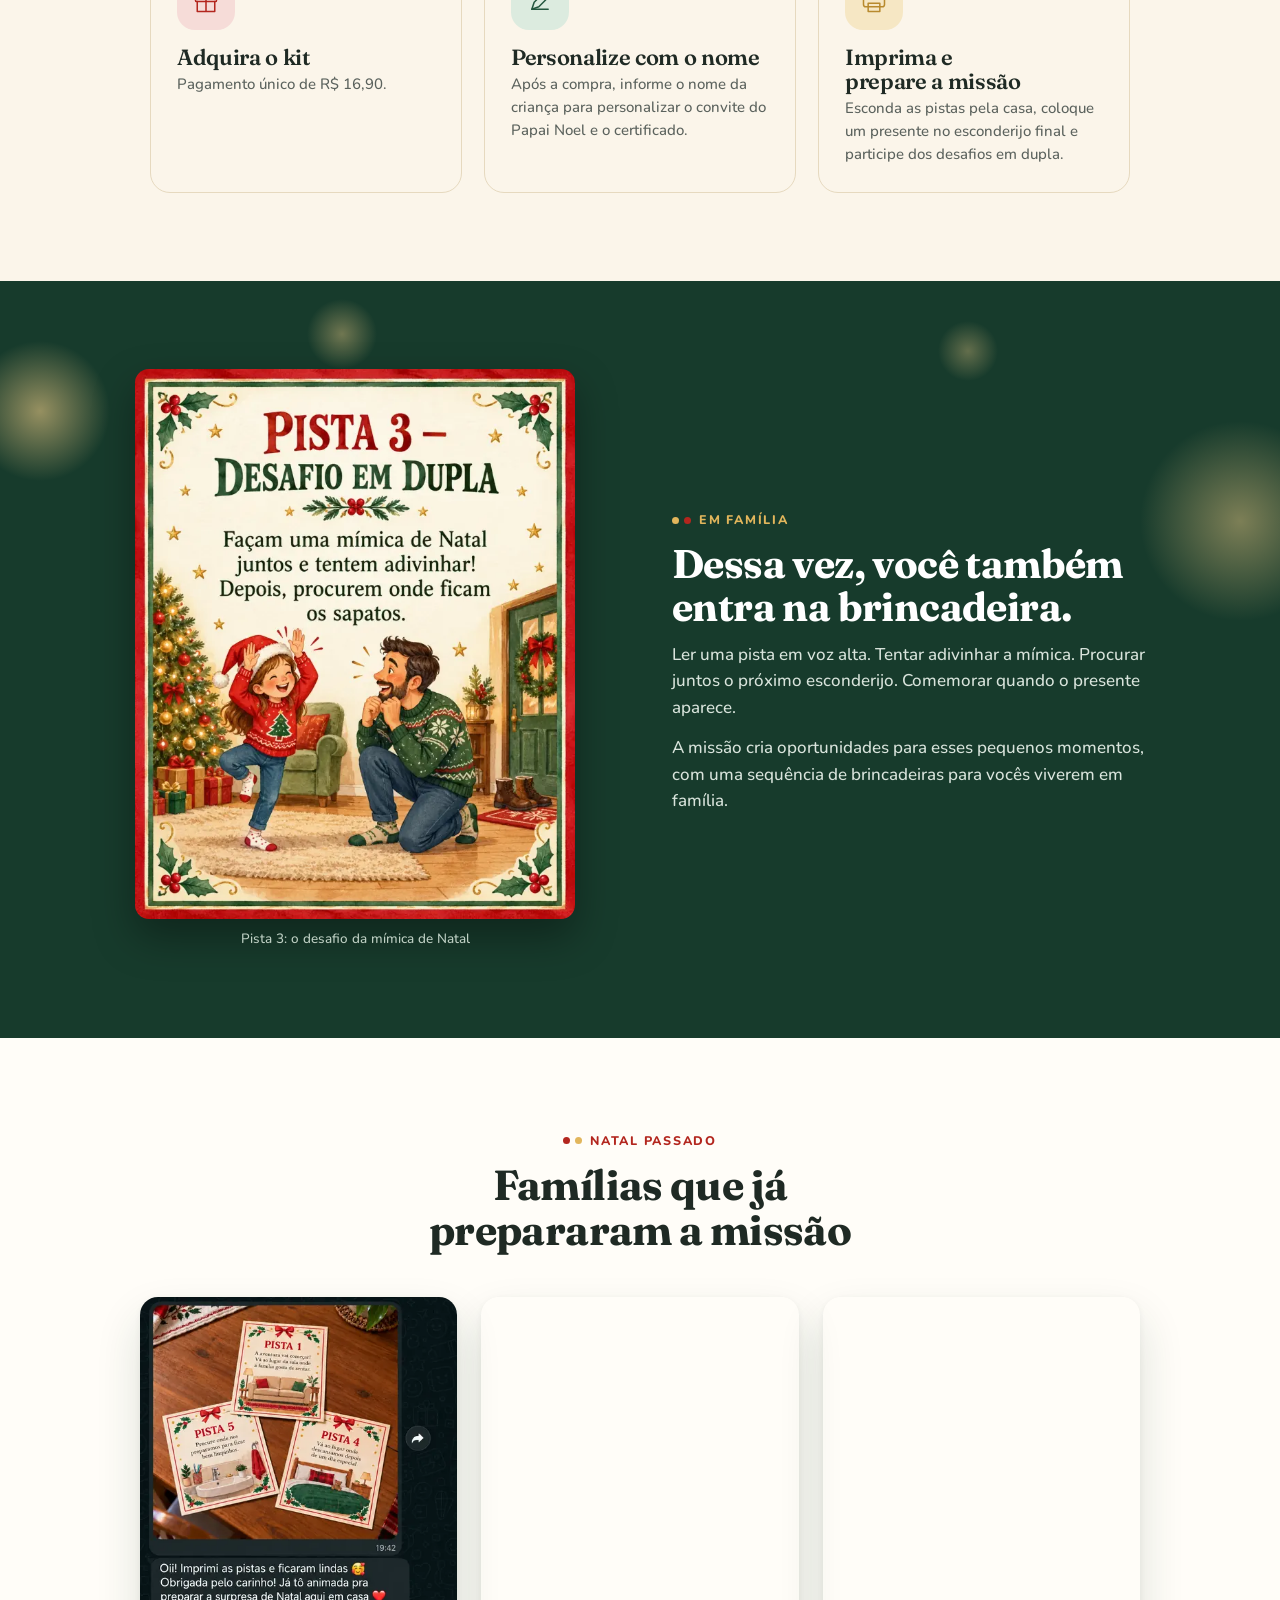
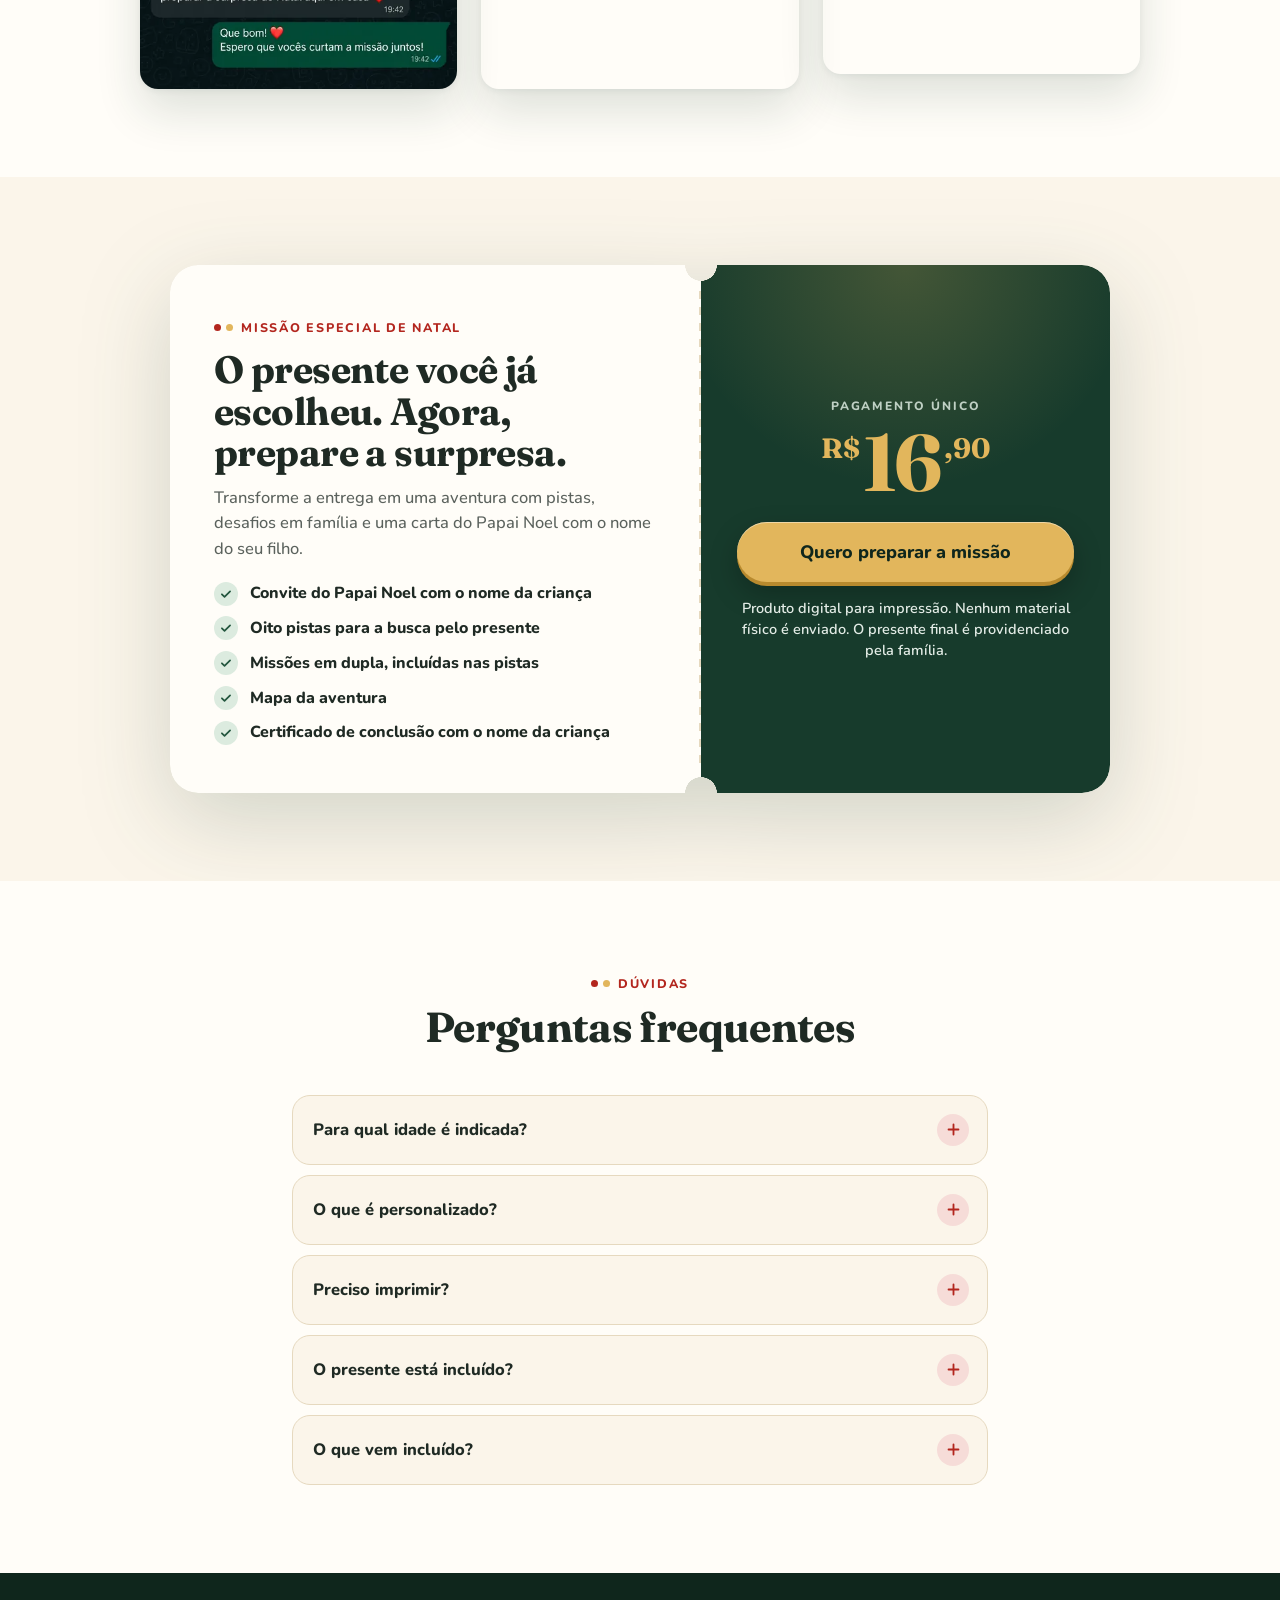
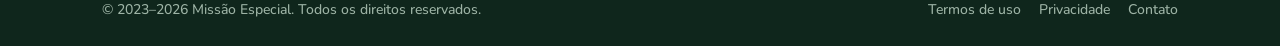
<file: natal.html>
<!doctype html>
<html lang="pt-BR">
<head>
  <meta charset="utf-8">
  <meta name="viewport" content="width=device-width, initial-scale=1, viewport-fit=cover">
  <title>Missão Especial de Natal</title>
  <meta name="description" content="Neste Natal, transforme a entrega do presente em uma missão para viver em família: carta do Papai Noel com o nome da criança, 8 pistas pela casa, desafios em dupla e certificado. Para imprimir em casa. R$ 16,90.">
  <meta name="theme-color" content="#173B2C">
  <meta property="og:type" content="website">
  <meta property="og:locale" content="pt_BR">
  <meta property="og:title" content="Missão Especial de Natal">
  <meta property="og:description" content="Neste Natal, transforme a entrega do presente em uma missão para viver em família.">
  <link rel="icon" href="data:image/svg+xml,%3Csvg xmlns='http://www.w3.org/2000/svg' viewBox='0 0 64 64'%3E%3Crect width='64' height='64' rx='18' fill='%23173B2C'/%3E%3Cpath d='M32 12l5.9 12 13.1 1.9-9.5 9.3 2.2 13.1L32 42.1 20.3 48.3l2.2-13.1L13 25.9 26.1 24z' fill='%23E2B65C'/%3E%3C/svg%3E">
  <link rel="preconnect" href="https://fonts.googleapis.com">
  <link rel="preconnect" href="https://fonts.gstatic.com" crossorigin>
  <link href="https://fonts.googleapis.com/css2?family=Fraunces:opsz,wght@9..144,600;9..144,700&family=Nunito:wght@500;700;800&display=swap" rel="stylesheet">
  <script>
    (function (d) {
      var reduce = window.matchMedia && matchMedia('(prefers-reduced-motion: reduce)').matches;
      if (!reduce && 'IntersectionObserver' in window) d.className += ' anim';
      setTimeout(function () { if (!/io-ready/.test(d.className)) d.className = d.className.replace(' anim', ''); }, 3000);
    })(document.documentElement);
  </script>
  <link rel="stylesheet" href="assets/css/natal.css">
</head>
<body>
<svg width="0" height="0" style="position:absolute" aria-hidden="true">
  <defs>
    <symbol id="n-star" viewBox="0 0 24 24"><path fill="currentColor" d="M12 2.5l2.9 6 6.6.9-4.8 4.6 1.2 6.5L12 17.4l-5.9 3.1 1.2-6.5L2.5 9.4l6.6-.9z"/></symbol>
    <symbol id="n-check" viewBox="0 0 24 24"><path fill="none" stroke="currentColor" stroke-width="3" stroke-linecap="round" stroke-linejoin="round" d="M5 12.5l4.5 4.5L19 7.5"/></symbol>
    <symbol id="n-arrow" viewBox="0 0 24 24"><path fill="none" stroke="currentColor" stroke-width="2.6" stroke-linecap="round" stroke-linejoin="round" d="M5 12h13M13 6l6 6-6 6"/></symbol>
    <symbol id="n-plus" viewBox="0 0 24 24"><path fill="none" stroke="currentColor" stroke-width="2.6" stroke-linecap="round" d="M12 5v14M5 12h14"/></symbol>
    <symbol id="n-zoom" viewBox="0 0 24 24"><g fill="none" stroke="currentColor" stroke-width="2.4" stroke-linecap="round"><circle cx="10.5" cy="10.5" r="6.5"/><path d="M15.5 15.5L20 20M10.5 8v5M8 10.5h5"/></g></symbol>
    <symbol id="n-gift" viewBox="0 0 48 48"><g fill="none" stroke="currentColor" stroke-width="2.6" stroke-linecap="round" stroke-linejoin="round"><rect x="6" y="16" width="36" height="9" rx="2"/><path d="M9 25v17h30V25M24 16v26"/><path d="M24 16c-3-7-12-8-12-3s8 3 12 3zM24 16c3-7 12-8 12-3s-8 3-12 3z"/></g></symbol>
    <symbol id="n-pen" viewBox="0 0 48 48"><g fill="none" stroke="currentColor" stroke-width="2.6" stroke-linecap="round" stroke-linejoin="round"><path d="M10 38l4-12L32 8l8 8-18 18z"/><path d="M28 12l8 8M10 38h28"/></g></symbol>
    <symbol id="n-print" viewBox="0 0 48 48"><g fill="none" stroke="currentColor" stroke-width="2.6" stroke-linecap="round" stroke-linejoin="round"><path d="M14 16V6h20v10"/><rect x="6" y="16" width="36" height="18" rx="4"/><path d="M14 28h20v14H14z"/></g></symbol>
    <symbol id="n-cards" viewBox="0 0 48 48"><g fill="none" stroke="currentColor" stroke-width="2.6" stroke-linecap="round" stroke-linejoin="round"><rect x="16" y="6" width="24" height="32" rx="4"/><path d="M11 12v26a4 4 0 0 0 4 4h19"/><path d="M23 17h10M23 23h10M23 29h6"/></g></symbol>
    <symbol id="n-duo" viewBox="0 0 48 48"><g fill="none" stroke="currentColor" stroke-width="2.6" stroke-linecap="round" stroke-linejoin="round"><circle cx="16" cy="13" r="5.5"/><path d="M7 40v-8a9 9 0 0 1 18 0v8"/><circle cx="34" cy="19" r="4.5"/><path d="M27 40v-5a7 7 0 0 1 14 0v5"/></g></symbol>
    <symbol id="n-book" viewBox="0 0 48 48"><g fill="none" stroke="currentColor" stroke-width="2.6" stroke-linecap="round" stroke-linejoin="round"><path d="M9 7h26a4 4 0 0 1 4 4v30H13a4 4 0 0 1-4-4z"/><path d="M9 37a4 4 0 0 1 4-4h26"/><rect x="19" y="18" width="10" height="8" rx="1.5"/><path d="M21 18v-2.5a3 3 0 0 1 6 0V18"/></g></symbol>
    <symbol id="n-map" viewBox="0 0 48 48"><g fill="none" stroke="currentColor" stroke-width="2.6" stroke-linecap="round" stroke-linejoin="round"><path d="M5 12l13-5 12 5 13-5v29l-13 5-12-5-13 5z"/><path d="M18 7v29M30 12v29"/></g></symbol>
  </defs>
</svg>

<!-- =========================================================
     1. HERO
========================================================== -->
<section class="hero" id="topo">
  <div class="lights" aria-hidden="true"><i></i><i></i><i></i><i></i><i></i><i></i><i></i></div>
  <header class="nav wrap">
    <a href="#topo" class="brand" aria-label="Missão Especial de Natal, início">
      <span class="brand-mark"><svg aria-hidden="true"><use href="#n-star"/></svg></span>
      <span>Missão <em>de Natal</em></span>
    </a>
  </header>

  <div class="wrap hero-grid">
    <div class="hero-copy">
      <h1>Neste Natal, transforme a entrega do presente em <span class="hl">uma missão para viver em família.</span></h1>
      <p class="lead">O Papai Noel chama a criança pelo nome para uma caça ao tesouro pela casa. Vocês seguem as pistas juntos, cumprem desafios em dupla e encontram o presente no final.</p>
      <p class="facts">Convite do Papai Noel · 8 pistas · Desafios em dupla · Certificado de conclusão</p>
      <div class="hero-cta">
        <a href="https://ggcheckout.app/checkout/v2/5yBv4Mh0vLjTgilP3PQsBU" class="btn btn-lg" data-checkout>Quero preparar a missão <svg aria-hidden="true"><use href="#n-arrow"/></svg></a>
        <ul class="micro">
          <li><svg aria-hidden="true"><use href="#n-check"/></svg><b>R$ 16,90</b> · pagamento único</li>
          <li><svg aria-hidden="true"><use href="#n-check"/></svg>Personalizado com o nome da criança · Para imprimir em casa</li>
        </ul>
      </div>
    </div>

    <div class="hero-visual" aria-hidden="true">
      <div class="fan">
        <img class="fan-card f-left" src="assets/img/natal/pista-2-prev.webp" width="400" height="500" fetchpriority="high" decoding="async" alt="">
        <img class="fan-card f-right" src="assets/img/natal/pista-8-prev.webp" width="400" height="500" fetchpriority="high" decoding="async" alt="">
        <img class="fan-card f-center" src="assets/img/natal/pista-1.webp" width="1122" height="1402" fetchpriority="high" decoding="async" alt="">
      </div>
    </div>
  </div>
</section>

<main>

<!-- =========================================================
     3. A MISSÃO + CONVITE DO NOEL
========================================================== -->
<section class="section mission" id="missao">
  <div class="wrap mission-grid">
    <figure class="convite" data-reveal>
      <button type="button" class="zoomable" data-zoom="" data-zoom-alt="Convite Especial do Papai Noel" aria-label="Ampliar o convite do Papai Noel">
        <img class="" src="assets/img/natal/convite.webp" width="640" height="906" loading="lazy" decoding="async" alt="Convite Especial do Papai Noel em aquarela: “Olá, [nome da criança]! Tenho uma missão especial para você! Seu presente está escondido. Siga as pistas, resolva os desafios e descubra onde ele está!”, assinado “Com carinho, Papai Noel”, com o Papai Noel segurando um presente.">
        <span class="ex-tag">Exemplo de personalização</span>
        <span class="zoom-hint"><svg aria-hidden="true"><use href="#n-zoom"/></svg>Ampliar</span>
      </button>
      <figcaption>Exemplo de personalização. No seu arquivo, o nome da criança aparece no lugar do campo.</figcaption>
    </figure>

    <div class="mission-copy" data-reveal>
      <span class="eyebrow">Como a aventura começa</span>
      <h2>A surpresa começa quando ele encontra o próprio nome na carta do Papai Noel.</h2>
      <p>Uma mensagem chama seu filho para uma missão: descobrir onde o presente de Natal está escondido.</p>
      <p>Para encontrá-lo, ele precisa seguir as pistas e chamar alguém da família para participar. É o começo de uma aventura dentro da própria casa.</p>
      <ul class="mission-points">
        <li><span><b>Convite</b> com o nome da criança</span></li>
        <li><span><b>Oito pistas</b> para seguir pela casa</span></li>
        <li><span><b>Desafios</b> em dupla</span></li>
      </ul>
    </div>
  </div>
</section>


<!-- =========================================================
     4. O QUE VEM NO ARQUIVO
========================================================== -->
<section class="section kit" id="kit">
  <div class="wrap">
    <header class="head" data-reveal>
      <span class="eyebrow">O que vem na missão</span>
      <h2>Uma missão completa para viver em família</h2>
      <p>Tudo o que vocês precisam para a busca pelo presente acontecer.</p>
    </header>

    <ul class="extras" data-reveal-group>
      <li class="extra" style="--i:0">
        <span class="extra-ico c-gold"><svg aria-hidden="true"><use href="#n-cards"/></svg></span>
        <h3>8 pistas pela casa</h3>
        <p>Cada pista leva ao próximo esconderijo, até o presente.</p>
      </li>
      <li class="extra" style="--i:1">
        <span class="extra-ico c-red"><svg aria-hidden="true"><use href="#n-duo"/></svg></span>
        <h3>Missões em dupla</h3>
        <p>Em algumas pistas, criança e adulto cumprem uma tarefa juntos antes de seguir.</p>
      </li>
      <li class="extra" style="--i:0">
        <span class="extra-ico c-green"><svg aria-hidden="true"><use href="#n-map"/></svg></span>
        <h3>Mapa da aventura</h3>
        <p>Para marcar cada pista encontrada.</p>
      </li>
    </ul>

    <div class="reward" data-reveal>
      <button type="button" class="zoomable reward-img" data-zoom="" data-zoom-alt="Certificado de Aventureira" aria-label="Ampliar o certificado">
        <img class="" src="assets/img/natal/certificado.webp" width="640" height="904" loading="lazy" decoding="async" alt="Certificado de Aventureira em aquarela: “Parabéns, [nome da criança]! Você seguiu as pistas, encontrou o presente e completou a missão! Missão cumprida em família!”, com mãe, pai e filha comemorando ao lado dos presentes.">
        <span class="ex-tag">Exemplo de personalização</span>
      </button>
      <div class="reward-copy">
        <span class="eyebrow eyebrow--gold">A recompensa final</span>
        <h3>Presente encontrado, missão cumprida: certificado de conclusão.</h3>
        <p>Depois de seguir as pistas e encontrar o presente, a criança recebe um certificado de conclusão com o próprio nome para guardar uma lembrança da aventura.</p>
        <p class="reward-note">Exemplo de personalização: no seu arquivo, o certificado vem com o nome da criança. As ilustrações não reproduzem a aparência dela.</p>
      </div>
    </div>
  </div>
</section>

<!-- =========================================================
     5. COMO FUNCIONA
========================================================== -->
<section class="section how" id="como-funciona">
  <div class="wrap">
    <header class="head" data-reveal>
      <span class="eyebrow">Como funciona</span>
      <h2>Você prepara a surpresa. Depois, vive a aventura junto.</h2>
    </header>
    <ol class="steps" data-reveal-group>
      <li style="--i:0"><span class="step-ico"><svg aria-hidden="true"><use href="#n-gift"/></svg><b>1</b></span><div><h3>Adquira o kit</h3><p>Pagamento único de R$ 16,90.</p></div></li>
      <li style="--i:1"><span class="step-ico"><svg aria-hidden="true"><use href="#n-pen"/></svg><b>2</b></span><div><h3>Personalize com o nome</h3><p>Após a compra, informe o nome da criança para personalizar o convite do Papai Noel e o certificado.</p></div></li>
      <li style="--i:2"><span class="step-ico"><svg aria-hidden="true"><use href="#n-print"/></svg><b>3</b></span><div><h3>Imprima e prepare a missão</h3><p>Esconda as pistas pela casa, coloque um presente no esconderijo final e participe dos desafios em dupla.</p></div></li>
    </ol>
  </div>
</section>

<!-- =========================================================
     6. BLOCO EMOCIONAL
========================================================== -->
<section class="section moment" id="momento">
  <div class="lights lights--soft" aria-hidden="true"><i></i><i></i><i></i><i></i></div>
  <div class="wrap moment-grid">
    <figure class="moment-img" data-reveal>
      <img src="assets/img/natal/pista-3.webp" width="1122" height="1402" loading="lazy" decoding="async" alt="Ilustração da Pista 3: pai e filha fazendo mímica de Natal juntos na sala, ao lado da árvore enfeitada.">
      <figcaption>Pista 3: o desafio da mímica de Natal</figcaption>
    </figure>
    <div class="moment-copy" data-reveal>
      <span class="eyebrow eyebrow--gold">Em família</span>
      <h2>Dessa vez, você também entra na brincadeira.</h2>
      <p>Ler uma pista em voz alta. Tentar adivinhar a mímica. Procurar juntos o próximo esconderijo. Comemorar quando o presente aparece.</p>
      <p>A missão cria oportunidades para esses pequenos momentos, com uma sequência de brincadeiras para vocês viverem em família.</p>
    </div>
  </div>
</section>

<!-- =========================================================
     PROVA SOCIAL
========================================================== -->
<section class="section provas" id="clientes">
  <div class="wrap">
    <header class="head" data-reveal>
      <span class="eyebrow">Natal passado</span>
      <h2>Famílias que já prepararam a missão</h2>
    </header>
    <ul class="provas-list" data-reveal-group>
      <li class="prova" style="--i:0">
        <button type="button" class="zoomable" data-zoom="" data-zoom-alt="Print de conversa no WhatsApp: cliente mostra as pistas 1, 4 e 5 impressas sobre uma mesa de madeira e diz que ficaram lindas e que está animada para preparar a surpresa de Natal." aria-label="Ampliar print 1">
          <img src="assets/img/natal/prova-1.webp" width="800" height="988" loading="lazy" decoding="async" alt="Print de conversa no WhatsApp: cliente mostra as pistas 1, 4 e 5 impressas sobre uma mesa de madeira e diz que ficaram lindas e que está animada para preparar a surpresa de Natal.">
        </button>
      </li>
      <li class="prova" style="--i:1">
        <button type="button" class="zoomable" data-zoom="" data-zoom-alt="Print de conversa no WhatsApp: cliente mostra as pistas 1, 4 e 5 impressas sobre uma mesa e agradece, dizendo que estava sem ideia de como fazer uma surpresa diferente." aria-label="Ampliar print 2">
          <img src="assets/img/natal/prova-2.webp" width="800" height="988" loading="lazy" decoding="async" alt="Print de conversa no WhatsApp: cliente mostra as pistas 1, 4 e 5 impressas sobre uma mesa e agradece, dizendo que estava sem ideia de como fazer uma surpresa diferente.">
        </button>
      </li>
      <li class="prova" style="--i:2">
        <button type="button" class="zoomable" data-zoom="" data-zoom-alt="Print de conversa no WhatsApp: cliente mostra as pistas impressas ao lado de uma tesoura e conta que vai esconder as pistas enquanto o filho está com a avó." aria-label="Ampliar print 3">
          <img src="assets/img/natal/prova-3.webp" width="800" height="988" loading="lazy" decoding="async" alt="Print de conversa no WhatsApp: cliente mostra as pistas impressas ao lado de uma tesoura e conta que vai esconder as pistas enquanto o filho está com a avó.">
        </button>
      </li>
    </ul>
  </div>
</section>

<!-- =========================================================
     7. OFERTA
========================================================== -->
<section class="section offer" id="oferta">
  <div class="wrap">
    <div class="ticket" data-reveal>
      <div class="ticket-main">
        <span class="eyebrow">Missão Especial de Natal</span>
        <h2>O presente você já escolheu. Agora, prepare a surpresa.</h2>
        <p class="ticket-sub">Transforme a entrega em uma aventura com pistas, desafios em família e uma carta do Papai Noel com o nome do seu filho.</p>
        <ul class="ticket-list">
          <li><svg aria-hidden="true"><use href="#n-check"/></svg>Convite do Papai Noel com o nome da criança</li>
          <li><svg aria-hidden="true"><use href="#n-check"/></svg>Oito pistas para a busca pelo presente</li>
          <li><svg aria-hidden="true"><use href="#n-check"/></svg>Missões em dupla, incluídas nas pistas</li>
          <li><svg aria-hidden="true"><use href="#n-check"/></svg>Mapa da aventura</li>
          <li><svg aria-hidden="true"><use href="#n-check"/></svg>Certificado de conclusão com o nome da criança</li>
        </ul>
      </div>
      <div class="ticket-stub">
        <span class="stub-k">Pagamento único</span>
        <span class="price"><small>R$</small>16<small>,90</small></span>
        <a href="https://ggcheckout.app/checkout/v2/5yBv4Mh0vLjTgilP3PQsBU" class="btn btn-lg btn-block btn-gold" data-checkout>Quero preparar a missão</a>
        <span class="stub-note">Produto digital para impressão. Nenhum material físico é enviado. O presente final é providenciado pela família.</span>
      </div>
    </div>
  </div>
</section>

<!-- =========================================================
     8. FAQ
========================================================== -->
<section class="section faq" id="faq">
  <div class="wrap wrap--narrow">
    <header class="head" data-reveal>
      <span class="eyebrow">Dúvidas</span>
      <h2>Perguntas frequentes</h2>
    </header>
    <div class="faq-list">
      <details class="faq-item"><summary>Para qual idade é indicada?<span class="faq-ico" aria-hidden="true"><svg><use href="#n-plus"/></svg></span></summary><div class="faq-a"><p>Para crianças de 4 a 10 anos, com a participação de um adulto. Para as menores, o adulto pode ler as pistas em voz alta.</p></div></details>
      <details class="faq-item"><summary>O que é personalizado?<span class="faq-ico" aria-hidden="true"><svg><use href="#n-plus"/></svg></span></summary><div class="faq-a"><p>O convite do Papai Noel e o certificado recebem o nome informado por você. As ilustrações não reproduzem a aparência da criança.</p></div></details>
      <details class="faq-item"><summary>Preciso imprimir?<span class="faq-ico" aria-hidden="true"><svg><use href="#n-plus"/></svg></span></summary><div class="faq-a"><p>Sim. O produto é digital e os materiais devem ser impressos em casa ou em uma gráfica.</p></div></details>
      <details class="faq-item"><summary>O presente está incluído?<span class="faq-ico" aria-hidden="true"><svg><use href="#n-plus"/></svg></span></summary><div class="faq-a"><p>Não. O presente é escolhido e providenciado pela família, que o esconde para a criança encontrar no final.</p></div></details>
      <details class="faq-item"><summary>O que vem incluído?<span class="faq-ico" aria-hidden="true"><svg><use href="#n-plus"/></svg></span></summary><div class="faq-a"><p>Convite do Papai Noel com o nome da criança, 8 pistas pela casa (algumas com missões em dupla), mapa da aventura e certificado com o nome da criança.</p></div></details>
    </div>
  </div>
</section>

</main>

<footer class="footer">
  <div class="wrap footer-inner">
    <span>© 2023–<span id="year">2026</span> Missão Especial. Todos os direitos reservados.</span>
    <nav aria-label="Links legais">
      <a href="#">Termos de uso</a>
      <a href="#">Privacidade</a>
      <a href="#">Contato</a>
    </nav>
  </div>
</footer>

<dialog class="lightbox" id="lightbox" aria-label="Imagem ampliada">
  <img id="lightbox-img" alt="">
  <button type="button" class="lightbox-close" id="lightbox-close" aria-label="Fechar"><svg aria-hidden="true"><use href="#n-plus"/></svg></button>
</dialog>

<script src="assets/js/natal.js" defer></script>
</body>
</html>
</file>
<file: assets/css/styles.css>
/* ==========================================================
   Missão Especial do Dia das Crianças — Landing Page v3
   Conceito: "a noite da missão" — céu roxo, trilha pontilhada,
   papel creme e luz dourada de lanterna.
   Mobile first · CSS puro
========================================================== */

:root {
  /* Paleta */
  --plum-950: #150C2A;
  --plum-900: #1E1238;
  --plum-800: #2B1A4F;
  --plum-600: #5B3FA8;
  --plum-300: #B9A8F0;
  --cream:    #FFF8EC;
  --cream-2:  #F7ECDA;
  --paper:    #FFF3DC;
  --white:    #FFFFFF;
  --orange:   #FF7A2F;
  --orange-d: #D9561A;
  --gold:     #FFC94A;
  --gold-d:   #D99A12;
  --green:    #3FAE82;
  --mint:     #7FD6B0;
  --blue:     #4E8FE8;
  --sky:      #8EC5FF;
  --ink:      #1E1238;
  --ink-2:    #5E5575;
  --line:     #EADCC4;
  --wood:     #B8642A;

  --r-sm: 14px;
  --r: 22px;
  --r-lg: 32px;
  --sh-sm: 0 1px 2px rgba(30, 18, 56, .06), 0 8px 20px rgba(30, 18, 56, .06);
  --sh: 0 2px 6px rgba(30, 18, 56, .05), 0 22px 50px rgba(30, 18, 56, .12);

  --f-display: "Bricolage Grotesque", "Nunito", system-ui, sans-serif;
  --f-body: "Nunito", system-ui, -apple-system, "Segoe UI", sans-serif;
  --f-hand: "Caveat", "Comic Sans MS", cursive;

  --gutter: 20px;
  --sec: 64px;
}
@media (min-width: 768px) { :root { --gutter: 32px; --sec: 120px; } }

/* ---------- Base ---------- */
*, *::before, *::after { box-sizing: border-box; }
html { scroll-behavior: smooth; -webkit-text-size-adjust: 100%; }
body {
  margin: 0; background: var(--cream); color: var(--ink);
  font-family: var(--f-body); font-size: 17px; line-height: 1.55; font-weight: 500;
  -webkit-font-smoothing: antialiased; overflow-x: hidden;
}
h1, h2, h3 { font-family: var(--f-display); margin: 0; line-height: 1.04; letter-spacing: -.025em; text-wrap: balance; font-weight: 800; }
h3 { letter-spacing: -.015em; font-weight: 700; }
p { margin: 0; }
ul, ol { list-style: none; margin: 0; padding: 0; }
a { color: inherit; }
svg { display: block; }
button { font: inherit; color: inherit; }
.container { width: 100%; max-width: 1180px; margin: 0 auto; padding: 0 var(--gutter); }

/* ---------- Botões ---------- */
.btn {
  --b: var(--orange); --bd: var(--orange-d);
  position: relative; overflow: hidden; isolation: isolate;
  display: inline-flex; align-items: center; justify-content: center; gap: 10px;
  min-height: 56px; padding: 16px 28px; border: 0; border-radius: 999px; cursor: pointer;
  background: var(--b); color: #fff; text-decoration: none; text-align: center;
  font-family: var(--f-display); font-weight: 700; font-size: 18px; line-height: 1.1; letter-spacing: -.01em;
  box-shadow: inset 0 1px 0 rgba(255, 255, 255, .35), 0 4px 0 var(--bd), 0 16px 34px rgba(255, 122, 47, .35);
  transition: transform .15s ease, box-shadow .15s ease;
  -webkit-tap-highlight-color: transparent;
}
.btn svg { width: 20px; height: 20px; flex: none; transition: transform .2s ease; }
@media (hover: hover) {
  .btn:hover { transform: translateY(-2px); }
  .btn:hover svg { transform: translateX(3px); }
}
.btn:active { transform: translateY(3px); box-shadow: inset 0 1px 0 rgba(255, 255, 255, .3), 0 1px 0 var(--bd), 0 6px 14px rgba(255, 122, 47, .3); }
.btn:focus-visible { outline: 3px solid var(--gold); outline-offset: 4px; }
.btn-lg { min-height: 64px; padding: 18px 32px; font-size: 19px; }
.btn-sm { min-height: 42px; padding: 10px 18px; font-size: 15px; box-shadow: inset 0 1px 0 rgba(255, 255, 255, .3), 0 3px 0 var(--bd); }
.btn-block { width: 100%; }
.btn-ghost { --b: rgba(255, 255, 255, .1); --bd: rgba(255, 255, 255, .06); box-shadow: inset 0 0 0 1px rgba(255, 255, 255, .22); }
.btn-ghost:active { box-shadow: inset 0 0 0 1px rgba(255, 255, 255, .22); }
.btn-shine::after {
  content: ""; position: absolute; inset: 0; z-index: -1;
  background: linear-gradient(105deg, transparent 38%, rgba(255, 255, 255, .42) 50%, transparent 62%);
  transform: translateX(-120%);
}
.btn-shine.is-lit::after { animation: shine .6s cubic-bezier(.4, 0, .2, 1) 1 both; }
@keyframes shine { to { transform: translateX(120%); } }

/* ---------- Tipos de seção ---------- */
.section { position: relative; padding: var(--sec) 0; }
.head { text-align: center; max-width: 720px; margin: 0 auto 32px; }
@media (min-width: 768px) { .head { margin-bottom: 48px; } }
.head h2, .ticket h2 { font-size: clamp(32px, 8vw, 54px); }
.head--left { text-align: left; margin: 0 0 32px; }
.eyebrow {
  display: inline-flex; align-items: center; gap: 10px; margin-bottom: 14px;
  font-family: var(--f-display); font-weight: 700; font-size: 13px; letter-spacing: .16em; text-transform: uppercase;
  color: var(--plum-600);
}
.eyebrow::before {
  content: ""; width: 26px; height: 2px;
  background: repeating-linear-gradient(90deg, currentColor 0 3px, transparent 3px 7px);
}

/* ---------- Céu (estrelas + brilhos) ---------- */
.sky { position: absolute; inset: 0; overflow: hidden; pointer-events: none; z-index: 0; }
.st {
  position: absolute; left: var(--x); top: var(--y); width: var(--s); height: var(--s); border-radius: 50%;
  background: #fff; box-shadow: 0 0 6px 1px rgba(255, 255, 255, .6);
  animation: twinkle 3.6s ease-in-out infinite; animation-delay: var(--t);
}
@keyframes twinkle { 0%, 100% { opacity: .9; } 50% { opacity: .25; } }
.glow { position: absolute; border-radius: 50%; }
.glow-a { width: 520px; height: 520px; right: -160px; top: 80px; background: radial-gradient(closest-side, rgba(255, 122, 47, .30), transparent); }
.glow-b { width: 460px; height: 460px; left: -200px; top: -120px; background: radial-gradient(closest-side, rgba(91, 63, 168, .60), transparent); }
.trail { position: absolute; inset: 0; width: 100%; height: 100%; }

/* ==========================================================
   1. HERO
========================================================== */
.hero {
  position: relative; isolation: isolate; overflow: hidden;
  background: radial-gradient(120% 80% at 70% 0%, var(--plum-800) 0%, var(--plum-900) 55%, var(--plum-950) 100%);
  color: #fff; padding-bottom: 96px;
}
.nav { position: relative; z-index: 2; display: flex; align-items: center; justify-content: space-between; height: 72px; padding-top: env(safe-area-inset-top, 0px); }
.brand { display: inline-flex; align-items: center; gap: 10px; text-decoration: none; }
.brand-mark { display: grid; place-items: center; width: 36px; height: 36px; border-radius: 12px; background: var(--gold); color: var(--plum-900); transform: rotate(-8deg); box-shadow: 0 6px 16px rgba(255, 201, 74, .3); }
.brand-mark svg { width: 20px; height: 20px; }
.brand-name { font-family: var(--f-display); font-weight: 700; font-size: 19px; letter-spacing: -.02em; }
.brand-name em { font-style: normal; color: var(--gold); }

.hero-grid { position: relative; z-index: 1; display: grid; gap: 44px; align-items: center; padding-top: 20px; }
.hero-copy { text-align: center; }
.hero h1 { font-size: clamp(38px, 10.2vw, 62px); letter-spacing: -.028em; }
.hl { position: relative; display: inline-block; color: var(--gold); }
.hl svg { position: absolute; left: 0; right: 0; bottom: -.08em; width: 100%; height: .2em; color: var(--orange); }
.lead { margin: 20px auto 0; max-width: 30em; font-size: 18px; line-height: 1.55; color: #D6CCF0; }
.hero-cta { margin-top: 30px; display: flex; flex-direction: column; align-items: center; gap: 18px; }
.hero-cta .btn { width: 100%; max-width: 420px; }
.micro { display: flex; flex-wrap: wrap; justify-content: center; gap: 8px 18px; font-size: 14px; font-weight: 700; color: #CFC4EE; }
.micro li { display: inline-flex; align-items: center; gap: 6px; }
.micro svg { width: 16px; height: 16px; color: var(--gold); }

@media (min-width: 980px) {
  .hero { padding-bottom: 120px; }
  .hero-grid { grid-template-columns: 1.05fr 1fr; gap: 40px; padding-top: 48px; }
  .hero-copy { text-align: left; }
  .lead { margin-left: 0; }
  .hero-cta { align-items: flex-start; }
  .hero-cta .btn { width: auto; }
  .micro { justify-content: flex-start; }
}

.hero-curve { position: absolute; left: 0; right: 0; bottom: -1px; width: 100%; height: 60px; z-index: 1; }

/* ---------- Mockup do kit ---------- */
.hero-visual { width: 100%; max-width: 560px; margin: 0 auto; }
.stage { position: relative; aspect-ratio: 1 / 1.02; container-type: inline-size; }
.m {
  position: absolute; overflow: hidden; border-radius: 3.4cqw;
  font-size: 3cqw; line-height: 1.3; color: var(--ink);
  box-shadow: 0 1.2cqw 3cqw rgba(8, 4, 20, .32);
}
@media (min-width: 980px) { .m { box-shadow: 0 1.2cqw 2.4cqw rgba(8, 4, 20, .25), 0 5cqw 10cqw rgba(8, 4, 20, .35); } }

.m-map {
  left: 0; top: 7%; width: 44%; height: 38%; z-index: 1; transform: rotate(-9deg);
  background: var(--paper);
  background-image: linear-gradient(transparent 95%, rgba(184, 100, 42, .12) 95%), linear-gradient(90deg, transparent 95%, rgba(184, 100, 42, .12) 95%);
  background-size: 5cqw 5cqw;
}
.m-map svg { position: absolute; inset: 7% 7% 20%; width: 86%; height: 73%; }
.m-map span { position: absolute; left: 8%; bottom: 6%; font-family: var(--f-hand); font-weight: 700; font-size: 4cqw; color: var(--wood); }

.m-guide {
  right: 0; top: 1%; width: 42%; height: 42%; z-index: 1; transform: rotate(7deg);
  padding: 3.6cqw 3.4cqw 3cqw 5cqw; background: var(--plum-600); color: #fff;
}
.m-guide-k { font-size: 2.2cqw; font-weight: 800; letter-spacing: .12em; text-transform: uppercase; color: var(--gold); }
.m-guide strong { display: block; max-width: 13em; margin: 1cqw 0 2.6cqw; font-family: var(--f-display); font-size: 3.8cqw; line-height: 1.05; }
.m-guide ul { display: grid; gap: 1.5cqw; padding-left: 9cqw; font-size: 2.4cqw; color: #E4DCFF; }
.m-guide li { display: flex; align-items: center; gap: 1.4cqw; }
.m-guide li i { width: 2.4cqw; height: 2.4cqw; border-radius: .6cqw; border: .45cqw solid var(--mint); flex: none; }
.stamp {
  position: absolute; right: 3cqw; bottom: 3cqw; padding: .5cqw 1.6cqw;
  border: .5cqw solid var(--orange); border-radius: 1cqw; color: var(--orange);
  font-family: var(--f-display); font-weight: 800; font-size: 2.2cqw; letter-spacing: .06em; text-transform: uppercase;
  transform: rotate(-10deg); background: rgba(30, 18, 56, .5);
}

.m-letter {
  left: 22%; top: 17%; width: 50%; height: 55%; z-index: 3; transform: rotate(-2deg);
  display: flex; flex-direction: column; align-items: center; text-align: center;
  padding: 7cqw 4.4cqw 4cqw; background: var(--cream);
  border: .6cqw solid #fff; outline: .3cqw dashed #E3C38D; outline-offset: -2.6cqw;
  overflow: visible;
}
.seal {
  position: absolute; top: -4.5cqw; left: 50%; transform: translateX(-50%);
  display: grid; place-items: center; width: 10cqw; height: 10cqw; border-radius: 50%;
  background: radial-gradient(circle at 35% 30%, #FF9A5A, var(--orange-d)); color: var(--gold);
  box-shadow: 0 1cqw 2cqw rgba(0, 0, 0, .25), inset 0 0 0 .8cqw rgba(255, 255, 255, .15);
}
.seal svg { width: 5cqw; height: 5cqw; }
.m-letter-k { font-family: var(--f-display); font-weight: 700; font-size: 2.3cqw; letter-spacing: .16em; text-transform: uppercase; color: var(--orange-d); }
.m-letter-t { margin-top: 2cqw; font-family: var(--f-display); font-weight: 800; font-size: 5.6cqw; line-height: 1; letter-spacing: -.03em; color: var(--plum-900); }
.m-letter-n { margin-top: 3cqw; font-size: 2.7cqw; font-weight: 700; white-space: nowrap; }
.m-letter-n b { color: var(--orange-d); font-size: 3.6cqw; }
.m-letter-p { font-size: 2.5cqw; color: var(--ink-2); }
.ln { display: block; width: 78%; height: .9cqw; margin-top: 1.8cqw; border-radius: 1cqw; background: #EBD6AE; }
.ln.short { width: 50%; }

.m-clue {
  left: 2%; top: 57%; width: 46%; height: 36%; z-index: 4; transform: rotate(-5deg);
  padding: 3.6cqw; color: #fff; background: linear-gradient(155deg, var(--plum-600), var(--plum-800));
}
.m-clue::after { content: ""; position: absolute; right: -4cqw; top: -4cqw; width: 14cqw; height: 14cqw; border-radius: 50%; background: radial-gradient(circle at 35% 35%, var(--gold), var(--orange)); opacity: .9; }
.m-clue-k { position: relative; z-index: 1; display: inline-block; padding: .6cqw 2cqw; border-radius: 99px; background: var(--gold); color: var(--plum-900); font-family: var(--f-display); font-weight: 800; font-size: 2.4cqw; }
.m-clue p { margin-top: 2.2cqw; font-family: var(--f-display); font-weight: 600; font-size: 3.4cqw; line-height: 1.18; letter-spacing: -.01em; }
.m-clue-duo { position: absolute; left: 3.6cqw; bottom: 3.2cqw; display: inline-flex; align-items: center; gap: 1.2cqw; padding: 1cqw 2.2cqw 1cqw 1.4cqw; border-radius: 99px; background: rgba(255, 255, 255, .14); font-size: 2.3cqw; font-weight: 800; color: #FFE4A6; }
.m-clue-duo svg { width: 3.4cqw; height: 3.4cqw; }

.m-cert {
  right: 1%; top: 61%; width: 46%; height: 31%; z-index: 4; transform: rotate(5deg);
  display: flex; flex-direction: column; align-items: center; justify-content: center; text-align: center;
  background: #fff; border: 1.2cqw solid var(--gold);
  box-shadow: inset 0 0 0 .5cqw #fff, inset 0 0 0 .8cqw #FFE3A0, 0 5cqw 10cqw rgba(8, 4, 20, .35);
}
.m-cert-k { font-size: 2.2cqw; font-weight: 800; letter-spacing: .12em; text-transform: uppercase; color: var(--ink-2); }
.m-cert strong { font-family: var(--f-display); font-weight: 800; font-size: 3.9cqw; line-height: 1.05; color: var(--plum-900); }
.m-cert-n { margin-top: 1cqw; padding: 0 3cqw; border-bottom: .4cqw solid var(--line); font-family: var(--f-hand); font-weight: 700; font-size: 6.4cqw; line-height: 1.1; color: var(--orange-d); }
.ribbon { position: absolute; left: 3cqw; top: 2.4cqw; display: grid; place-items: center; width: 7cqw; height: 7cqw; border-radius: 50%; background: var(--orange); color: #fff; }
.ribbon svg { width: 4.6cqw; height: 4.6cqw; }

.note-hand {
  position: absolute; left: 73%; top: 45%; z-index: 5; width: 26%;
  font-family: var(--f-hand); font-weight: 700; font-size: 5.2cqw; line-height: 1; color: var(--gold);
  transform: rotate(-6deg);
}
.note-hand svg { width: 11cqw; height: 7cqw; margin-top: 1cqw; }

html.anim:not(.lite) .m-letter { animation: floatA 7s ease-in-out infinite; will-change: transform; }
html.anim:not(.lite) .m-clue { animation: floatB 8s ease-in-out -2s infinite; will-change: transform; }
html.anim:not(.lite) .m-cert { animation: floatC 9s ease-in-out -4s infinite; will-change: transform; }
@keyframes floatA { 50% { transform: rotate(-2deg) translateY(-1cqw); } }
@keyframes floatB { 50% { transform: rotate(-5deg) translateY(-.8cqw); } }
@keyframes floatC { 50% { transform: rotate(5deg) translateY(-.9cqw); } }

/* ==========================================================
   2. VSL
========================================================== */
.vsl { position: relative; z-index: 2; padding: 28px 0 16px; }
.vsl-head { text-align: center; max-width: 620px; margin: 0 auto 28px; }
.vsl-head h2 { font-size: clamp(28px, 7vw, 44px); }
.vsl-head p { margin-top: 10px; color: var(--ink-2); font-size: 17px; }
@media (min-width: 980px) { .vsl { padding-top: 16px; } }

.video {
  position: relative; max-width: 920px; margin: 0 auto; aspect-ratio: 16 / 9; overflow: hidden;
  border-radius: var(--r-lg); background: var(--plum-900);
  box-shadow: 0 0 0 8px #fff, 0 0 0 9px var(--line), 0 40px 80px rgba(30, 18, 56, .25);
}
.video iframe, .video video { position: absolute; inset: 0; width: 100%; height: 100%; border: 0; }
.video-poster { position: absolute; inset: 0; width: 100%; height: 100%; padding: 0; border: 0; background: none; cursor: pointer; }
.video-art { position: absolute; inset: 0; width: 100%; height: 100%; transition: transform .6s ease; }
.video-poster:hover .video-art { transform: scale(1.03); }
.video-poster:focus-visible { outline: 3px solid var(--gold); outline-offset: -6px; }
.play { position: absolute; left: 50%; top: 50%; transform: translate(-50%, -50%); display: grid; place-items: center; width: 84px; height: 84px; }
.play svg { position: relative; width: 72px; height: 72px; padding: 22px 20px 22px 26px; border-radius: 50%; background: #fff; color: var(--orange); box-shadow: 0 12px 30px rgba(0, 0, 0, .35); transition: transform .2s ease; }
.video-poster:hover .play svg { transform: scale(1.08); }
.play-pulse { position: absolute; inset: 0; border-radius: 50%; background: rgba(255, 255, 255, .25); animation: pulse 2.2s ease-out 3; }
@keyframes pulse { from { transform: scale(.8); opacity: 1; } to { transform: scale(1.6); opacity: 0; } }
.video-chip { position: absolute; right: 14px; bottom: 14px; display: inline-flex; align-items: center; gap: 6px; padding: 6px 12px; border-radius: 999px; background: rgba(21, 12, 42, .78); color: #fff; font-size: 13px; font-weight: 800; }
.video-chip svg { width: 15px; height: 15px; color: var(--gold); }
.video-msg { position: absolute; inset: 0; display: grid; place-items: center; padding: 24px; text-align: center; color: #D6CCF0; font-size: 15px; }

/* ==========================================================
   3. COMO FUNCIONA — trilha
========================================================== */
.path { position: relative; display: grid; gap: 30px; max-width: 520px; margin: 0 auto; }
.path::before {
  content: ""; position: absolute; left: 31px; top: 20px; bottom: 20px; width: 3px;
  background: repeating-linear-gradient(to bottom, var(--plum-300) 0 3px, transparent 3px 11px);
}
.path-step { position: relative; display: grid; grid-template-columns: 64px 1fr; gap: 18px; align-items: center; }
.path-dot {
  position: relative; display: grid; place-items: center; width: 64px; height: 64px; border-radius: 22px;
  background: var(--c-bg); color: var(--c); box-shadow: 0 0 0 6px var(--cream);
  transform: rotate(-4deg);
}
.path-step:nth-child(even) .path-dot { transform: rotate(4deg); }
.path-dot svg { width: 30px; height: 30px; }
.path-dot b {
  position: absolute; right: -8px; top: -8px; display: grid; place-items: center; width: 26px; height: 26px; border-radius: 50%;
  background: var(--plum-900); color: var(--gold); font-family: var(--f-display); font-size: 13px; font-weight: 800;
  box-shadow: 0 0 0 3px var(--cream);
}
.path-step h3 { font-size: 22px; }
.path-step p { margin-top: 4px; color: var(--ink-2); font-size: 16px; }
.t-orange { --c: var(--orange-d); --c-bg: #FFE3D2; }
.t-purple { --c: var(--plum-600); --c-bg: #ECE5FF; }
.t-gold   { --c: #B77B00;         --c-bg: #FFEDBF; }
.t-green  { --c: #268261;         --c-bg: #D5F2E5; }

@media (min-width: 900px) {
  .path { grid-template-columns: repeat(4, 1fr); gap: 28px; max-width: none; }
  .path::before { left: 12%; right: 12%; top: 38px; bottom: auto; width: auto; height: 3px; background: repeating-linear-gradient(90deg, var(--plum-300) 0 3px, transparent 3px 11px); }
  .path-step { grid-template-columns: 1fr; justify-items: center; text-align: center; gap: 20px; align-items: start; }
  .path-dot { width: 76px; height: 76px; border-radius: 26px; }
  .path-dot svg { width: 34px; height: 34px; }
  .path-step p { max-width: 16em; margin-inline: auto; }
}

/* ==========================================================
   4. O QUE VOCÊ RECEBE
========================================================== */
.kit { background: var(--white); border-radius: var(--r-lg) var(--r-lg) 0 0; }
.kit-grid { display: grid; grid-template-columns: 1fr 1fr; gap: 10px; }
.kit-card { display: flex; flex-direction: column; padding: 6px 6px 12px; border-radius: 18px; background: var(--cream); border: 1px solid var(--line); transition: transform .25s ease, box-shadow .25s ease; }
@media (hover: hover) { .kit-card:hover { transform: translateY(-4px); box-shadow: var(--sh); } }
.kit-vis { position: relative; display: grid; place-items: center; aspect-ratio: 4 / 3; margin-bottom: 10px; border-radius: 13px; overflow: hidden; background: var(--v); }
.kit-photo { position: absolute; inset: 0; width: 100%; height: 100%; object-fit: cover; object-position: var(--pos, 50% 50%); }
.kit-card h3 { padding: 0 6px; font-size: 15.5px; line-height: 1.15; }
.kit-card p { padding: 0 6px; margin-top: 4px; font-size: 13px; color: var(--ink-2); line-height: 1.35; }
.v-orange { --v: linear-gradient(145deg, #FFE7D6, #FFD2B5); }
.v-purple { --v: linear-gradient(145deg, #5B3FA8, #2B1A4F); }
.v-green  { --v: linear-gradient(145deg, #DDF5EA, #BFEBD7); }
.v-gold   { --v: linear-gradient(145deg, #FFF0C8, #FFE19A); }
.v-blue   { --v: linear-gradient(145deg, #DDEBFF, #BCD8FF); }
.v-ink    { --v: linear-gradient(145deg, #2B1A4F, #150C2A); }

.vis-letter { position: relative; height: 80%; aspect-ratio: 3 / 4; padding: 26% 12% 0; border-radius: 8px; background: var(--cream); box-shadow: 0 10px 20px rgba(217, 86, 26, .25); transform: rotate(-4deg); display: flex; flex-direction: column; gap: 7%; }
.vis-letter i { display: block; height: 5px; border-radius: 3px; background: #EBD6AE; }
.vis-letter i.s { width: 60%; }
.vis-seal { position: absolute; top: -9%; left: 50%; width: 30%; aspect-ratio: 1; transform: translateX(-50%); border-radius: 50%; background: radial-gradient(circle at 35% 30%, #FF9A5A, var(--orange-d)); box-shadow: 0 4px 10px rgba(0, 0, 0, .2); }
.vis-fan { position: relative; width: 70%; height: 78%; }
.vis-fan span {
  position: absolute; left: 50%; bottom: 0; height: 70%; aspect-ratio: 3 / 4; translate: -50% 0;
  display: flex; align-items: flex-start; padding: 6px 8px; border-radius: 8px; background: var(--paper); color: var(--plum-900);
  font-family: var(--f-display); font-weight: 800; font-size: 14px; box-shadow: 0 8px 16px rgba(0, 0, 0, .3); transform-origin: 50% 130%;
}
.vis-fan span:nth-child(1) { transform: rotate(-18deg); }
.vis-fan span:nth-child(2) { transform: translateY(-6%); background: #fff; }
.vis-fan span:nth-child(3) { transform: rotate(18deg); background: var(--gold); }
.vis-duo, .vis-map { width: 86%; height: auto; }
.vis-cert { position: relative; height: 70%; aspect-ratio: 4 / 3; border-radius: 6px; background: #fff; border: 5px solid var(--blue); box-shadow: inset 0 0 0 2px #fff, inset 0 0 0 4px #CFE2FF, 0 10px 20px rgba(78, 143, 232, .25); display: flex; flex-direction: column; align-items: center; justify-content: center; gap: 8%; transform: rotate(3deg); }
.vis-cert i { display: block; width: 60%; height: 5px; border-radius: 3px; background: #D7E6FB; }
.vis-cert i.s { width: 40%; }
.vis-medal { width: 22%; aspect-ratio: 1; border-radius: 50%; background: radial-gradient(circle at 35% 30%, #FFE08A, var(--gold-d)); }
.vis-book { position: relative; height: 80%; aspect-ratio: 3 / 4; border-radius: 4px 10px 10px 4px; background: var(--plum-600); box-shadow: -6px 0 0 var(--gold) inset, 0 10px 20px rgba(0, 0, 0, .35); display: flex; flex-direction: column; justify-content: space-between; padding: 14% 12% 14% 10%; transform: rotate(-3deg); }
.vis-book span { font-family: var(--f-display); font-weight: 800; font-size: 13px; line-height: 1.05; color: #fff; }
.vis-book em { align-self: flex-start; font-style: normal; font-family: var(--f-display); font-weight: 800; font-size: 9px; letter-spacing: .06em; text-transform: uppercase; color: var(--orange); border: 2px solid var(--orange); border-radius: 4px; padding: 1px 4px; transform: rotate(-8deg); }

@media (min-width: 900px) {
  .kit-grid { grid-template-columns: repeat(3, 1fr); gap: 20px; }
  .kit-card { padding: 12px 12px 24px; border-radius: var(--r); }
  .kit-vis { aspect-ratio: 16 / 10; margin-bottom: 18px; border-radius: 16px; }
  .kit-card h3 { padding: 0 10px; font-size: 21px; }
  .kit-card p { padding: 0 10px; font-size: 15.5px; }
  .vis-fan span { font-size: 18px; padding: 8px 10px; }
  .vis-book span { font-size: 17px; }
  .vis-book em { font-size: 11px; }
}

/* ==========================================================
   6. TEMAS
========================================================== */
.theme-rail {
  display: grid; grid-template-columns: 1fr 1fr; gap: 10px;
  max-width: 1180px; margin: 0 auto; padding: 0 var(--gutter);
}
.theme {
  overflow: hidden; border-radius: var(--r); background: var(--white);
  box-shadow: var(--sh-sm); border: 1px solid var(--line); display: flex; flex-direction: column;
  transition: transform .3s ease, box-shadow .3s ease;
}
@media (hover: hover) { .theme:hover { transform: translateY(-6px); box-shadow: var(--sh); } }
.theme-art { aspect-ratio: 1 / 1; overflow: hidden; background: var(--cream-2); }
.theme-art img { display: block; width: 100%; height: 100%; object-fit: cover; object-position: 50% 28%; transition: transform .6s ease; }
.theme-art svg { width: 100%; height: 100%; transition: transform .6s ease; }
@media (hover: hover) { .theme:hover .theme-art svg, .theme:hover .theme-art img { transform: scale(1.04); } }
.theme-body { padding: 10px 12px 12px; }
.theme h3 { font-size: 17px; color: var(--t); }
.theme p { margin-top: 3px; color: var(--ink-2); font-size: 13px; line-height: 1.35; }
.t-dino   { --t: #1F7A58; }
.t-space  { --t: #2B3FA8; }
.t-sea     { --t: #1668A8; }
.t-soccer  { --t: #1F7A3A; }
.t-princess { --t: #A1348C; }
.t-fairy   { --t: #23875A; }

@media (min-width: 900px) {
  .theme-rail { grid-template-columns: repeat(3, 1fr); max-width: 1040px; gap: 22px; }
  .theme { border-radius: var(--r-lg); }
  .theme-body { padding: 18px 20px 22px; }
  .theme h3 { font-size: 24px; }
  .theme p { font-size: 15px; }
}

/* ==========================================================
   7. OFERTA — ingresso
========================================================== */
.offer { padding-top: 40px; }
.ticket {
  --notch: 18px;
  position: relative; max-width: 980px; margin: 0 auto; display: grid;
  filter: drop-shadow(0 14px 24px rgba(30, 18, 56, .14));
}
.ticket-main, .ticket-stub { position: relative; padding: 32px 24px; }
.ticket-main {
  background: var(--white); border-radius: var(--r-lg) var(--r-lg) 0 0;
  -webkit-mask: radial-gradient(circle var(--notch) at 0 100%, transparent 98%, #000) , radial-gradient(circle var(--notch) at 100% 100%, transparent 98%, #000);
  -webkit-mask-composite: source-in; mask-composite: intersect;
}
.ticket-main::after {
  content: ""; position: absolute; left: calc(var(--notch) + 8px); right: calc(var(--notch) + 8px); bottom: 0; height: 2px;
  background: repeating-linear-gradient(90deg, var(--line) 0 8px, transparent 8px 16px);
}
.ticket h2 { font-size: clamp(30px, 7.4vw, 46px); }
/* "aventura" em amarelo: tom dourado mais escuro + contorno leve para ler bem no fundo branco */
.hl-offer { color: #F5A700; text-shadow: 0 1px 0 rgba(120, 70, 0, .25), 0 0 1px rgba(120, 70, 0, .35); }
.ticket-sub { margin-top: 12px; font-size: 17px; color: var(--ink-2); max-width: 32em; }
.ticket-list { display: grid; gap: 12px; margin-top: 24px; }
.ticket-list li { display: flex; align-items: center; gap: 12px; font-weight: 800; font-size: 16.5px; }
.ticket-list svg { width: 26px; height: 26px; flex: none; padding: 5px; border-radius: 50%; background: #D5F2E5; color: #268261; }

.ticket-stub {
  display: flex; flex-direction: column; align-items: center; text-align: center;
  background: var(--plum-900); color: #fff; border-radius: 0 0 var(--r-lg) var(--r-lg);
  -webkit-mask: radial-gradient(circle var(--notch) at 0 0, transparent 98%, #000), radial-gradient(circle var(--notch) at 100% 0, transparent 98%, #000);
  -webkit-mask-composite: source-in; mask-composite: intersect;
  overflow: hidden; isolation: isolate;
}
.ticket-stub::before { content: ""; position: absolute; inset: 0; z-index: -1; background: radial-gradient(80% 60% at 50% 0%, rgba(255, 201, 74, .25), transparent 70%); }
.stub-k { font-size: 12px; font-weight: 800; letter-spacing: .16em; text-transform: uppercase; color: var(--plum-300); }
.price { margin: 6px 0 22px; font-family: var(--f-display); font-weight: 800; font-size: 84px; line-height: 1; letter-spacing: -.04em; color: var(--gold); font-variant-numeric: tabular-nums; }
.price small { position: relative; top: 12px; vertical-align: top; margin: 0 3px; font-size: 28px; letter-spacing: 0; }
.ticket-stub .btn { font-size: clamp(17px, 4.6vw, 19px); padding-left: 16px; padding-right: 16px; }
.stub-safe { display: inline-flex; align-items: center; gap: 7px; margin-top: 16px; font-size: 13px; font-weight: 700; color: #C9BEEA; }
.stub-safe svg { width: 16px; height: 16px; color: var(--mint); flex: none; }

@media (min-width: 900px) {
  .ticket { grid-template-columns: 1.35fr 1fr; filter: drop-shadow(0 30px 50px rgba(30, 18, 56, .18)); }
  .ticket-main {
    padding: 52px 48px; border-radius: var(--r-lg) 0 0 var(--r-lg);
    -webkit-mask: radial-gradient(circle var(--notch) at 100% 0, transparent 98%, #000), radial-gradient(circle var(--notch) at 100% 100%, transparent 98%, #000);
    -webkit-mask-composite: source-in; mask-composite: intersect;
  }
  .ticket-main::after { left: auto; right: 0; top: calc(var(--notch) + 8px); bottom: calc(var(--notch) + 8px); width: 2px; height: auto; background: repeating-linear-gradient(to bottom, var(--line) 0 8px, transparent 8px 16px); }
  .ticket-stub {
    justify-content: center; padding: 48px 40px; border-radius: 0 var(--r-lg) var(--r-lg) 0;
    -webkit-mask: radial-gradient(circle var(--notch) at 0 0, transparent 98%, #000), radial-gradient(circle var(--notch) at 0 100%, transparent 98%, #000);
    -webkit-mask-composite: source-in; mask-composite: intersect;
  }
}
@media (max-width: 400px) { .ticket-stub .btn svg { display: none; } }
@media (min-width: 900px) and (max-width: 1180px) { .ticket-stub { padding-left: 24px; padding-right: 24px; } .ticket-stub .btn { font-size: 17px; } .ticket-stub .btn svg { display: none; } }

/* ==========================================================
   8. FAQ
========================================================== */
.faq { background: var(--white); }
.faq-grid { display: grid; gap: 8px; }
.faq-list { display: grid; gap: 10px; }
.faq-item { background: var(--cream); border: 1px solid var(--line); border-radius: var(--r); transition: box-shadow .2s ease, border-color .2s ease; }
.faq-item[open] { border-color: #DCC7F7; box-shadow: var(--sh-sm); }
.faq-item summary {
  display: flex; align-items: center; justify-content: space-between; gap: 16px; padding: 20px 20px 20px 22px;
  cursor: pointer; list-style: none; font-family: var(--f-display); font-weight: 700; font-size: 18px; line-height: 1.25; letter-spacing: -.01em;
}
.faq-item summary::-webkit-details-marker { display: none; }
.faq-item summary:focus-visible { outline: 3px solid var(--plum-600); outline-offset: 2px; border-radius: var(--r); }
.faq-ico { display: grid; place-items: center; flex: none; width: 34px; height: 34px; border-radius: 50%; background: #ECE5FF; color: var(--plum-600); transition: transform .25s ease, background .2s, color .2s; }
.faq-ico svg { width: 18px; height: 18px; }
.faq-item[open] .faq-ico { transform: rotate(45deg); background: var(--plum-600); color: #fff; }
.faq-a { overflow: hidden; }
.faq-a p { padding: 0 22px 22px; color: var(--ink-2); font-size: 16px; }
.faq-item.is-closing .faq-ico { transform: none; background: #ECE5FF; color: var(--plum-600); }
@media (min-width: 900px) {
  .faq-grid { grid-template-columns: .8fr 1.2fr; gap: 64px; align-items: start; }
  .faq-grid .head--left { position: sticky; top: 40px; }
}

/* ---------- Footer ---------- */
.footer { padding: 28px 0 calc(28px + env(safe-area-inset-bottom, 0px)); background: var(--plum-950); color: #9B91BC; font-size: 14px; }
.footer-inner { display: flex; flex-direction: column; align-items: center; gap: 12px; }
.footer nav { display: flex; gap: 18px; }
.footer a { text-decoration: none; }
.footer a:hover { color: #fff; }
@media (min-width: 768px) { .footer-inner { flex-direction: row; justify-content: space-between; } }


/* ---------- Movimento reduzido ---------- */
@media (prefers-reduced-motion: reduce) {
  html { scroll-behavior: auto; }
  *, *::before, *::after { animation: none !important; transition: none !important; }
}

/* ==========================================================
   MOVIMENTO
   - html.anim: animações ativas (JS + IntersectionObserver, sem reduced-motion)
   - html.lite: aparelho fraco / economia de dados / reduced-motion
   Só opacity, translate, scale e transform. Nada acima de 600ms,
   exceto o float decorativo do hero.
========================================================== */
:root { --dur: .38s; --stagger: 60ms; --ease: cubic-bezier(.22, .8, .24, 1); }
@media (min-width: 768px) { :root { --dur: .52s; --stagger: 70ms; } }

/* Estrelas: poucas no celular, nenhuma piscando em aparelho fraco */
@media (max-width: 767px) { .st--d { display: none; } }
html.lite .st { animation: none; }

/* Entrada do hero (CSS puro, roda já no primeiro paint) */
html.anim .hero-copy > * { animation: rise var(--dur) var(--ease) both; }
html.anim .hero-copy > :nth-child(2) { animation-delay: 60ms; }
html.anim .hero-copy > :nth-child(3) { animation-delay: 120ms; }
html.anim .hero-copy > :nth-child(4) { animation-delay: 180ms; }
html.anim .hero-visual { animation: fade .6s ease-out .12s both; }
html.anim .hl path { stroke-dasharray: 1; stroke-dashoffset: 1; animation: draw .5s ease-out .45s forwards; }
@keyframes rise { from { opacity: 0; translate: 0 14px; } }
@keyframes fade { from { opacity: 0; } }
@keyframes draw { to { stroke-dashoffset: 0; } }

/* Revelar ao rolar */
html.anim [data-reveal],
html.anim [data-reveal-group] > * {
  opacity: 0; translate: 0 16px;
  transition:
    opacity var(--dur) var(--ease) var(--d, 0ms),
    translate var(--dur) var(--ease) var(--d, 0ms),
    scale var(--dur) var(--ease) var(--d, 0ms),
    transform .25s ease, box-shadow .25s ease;
}
html.anim [data-reveal-group] > * { --d: calc(var(--i, 0) * var(--stagger)); }
html.anim [data-reveal="scale"] { translate: none; scale: .98; }
html.anim [data-reveal].is-in,
html.anim [data-reveal-group].is-in > * { opacity: 1; translate: none; scale: none; }

/* Toque: feedback curto, sem transição de sombra no celular */
@media (hover: none) {
  .btn { transition: transform .12s ease; }
  .btn:active { transform: scale(.97); }
}
</file>
<file: assets/css/natal.css>
/* ==========================================================
   Missão Especial de Natal — landing page
   Direção: noite de Natal em casa. Verde-pinheiro profundo,
   papel creme das pistas, vermelho e dourado só nos detalhes.
   Mobile first · CSS puro
========================================================== */

:root {
  --pine-950: #0F261C;
  --pine-900: #173B2C;
  --pine-700: #24573F;
  --cream:    #FBF5EA;
  --paper:    #F4EAD6;
  --white:    #FFFDF8;
  --red:      #B3261E;
  --red-d:    #8C1C16;
  --gold:     #E2B65C;
  --gold-d:   #B88A2E;
  --ink:      #1F2A24;
  --ink-2:    #5B625D;
  --line:     #E6D9BF;

  --r: 20px;
  --r-lg: 28px;
  --sh-sm: 0 1px 2px rgba(23, 59, 44, .06), 0 8px 20px rgba(23, 59, 44, .07);
  --sh: 0 2px 6px rgba(23, 59, 44, .06), 0 22px 46px rgba(23, 59, 44, .14);

  --f-display: "Fraunces", Georgia, "Times New Roman", serif;
  --f-body: "Nunito", system-ui, -apple-system, "Segoe UI", sans-serif;

  --gutter: 18px;
  --sec: 56px;
  --dur: .38s;
  --ease: cubic-bezier(.22, .8, .24, 1);
}
@media (min-width: 768px) { :root { --gutter: 32px; --sec: 88px; --dur: .5s; } }

*, *::before, *::after { box-sizing: border-box; }
html { scroll-behavior: smooth; -webkit-text-size-adjust: 100%; }
body {
  margin: 0; background: var(--cream); color: var(--ink);
  font-family: var(--f-body); font-size: 17px; line-height: 1.55; font-weight: 500;
  -webkit-font-smoothing: antialiased; overflow-x: hidden;
}
h1, h2, h3 { font-family: var(--f-display); font-weight: 700; margin: 0; line-height: 1.08; letter-spacing: -.015em; text-wrap: balance; }
h3 { font-weight: 600; }
p { margin: 0; }
ul, ol { list-style: none; margin: 0; padding: 0; }
a { color: inherit; }
svg { display: block; }
img { max-width: 100%; height: auto; display: block; }
button { font: inherit; color: inherit; }
.wrap { width: 100%; max-width: 1140px; margin: 0 auto; padding: 0 var(--gutter); }
.wrap--narrow { max-width: 760px; }
.center { display: flex; justify-content: center; margin-top: 32px; }

/* ---------- Botões ---------- */
.btn {
  --b: var(--red); --bd: var(--red-d);
  display: inline-flex; align-items: center; justify-content: center; gap: 10px;
  min-height: 54px; padding: 15px 26px; border: 0; border-radius: 999px; cursor: pointer;
  background: var(--b); color: #fff; text-decoration: none; text-align: center;
  font-family: var(--f-body); font-weight: 800; font-size: 17px; line-height: 1.15;
  box-shadow: inset 0 1px 0 rgba(255, 255, 255, .25), 0 4px 0 var(--bd), 0 12px 26px rgba(179, 38, 30, .28);
  transition: transform .15s ease, box-shadow .15s ease;
  -webkit-tap-highlight-color: transparent;
}
.btn svg { width: 19px; height: 19px; flex: none; transition: transform .2s ease; }
.btn-lg { min-height: 60px; font-size: 18px; }
.btn-block { width: 100%; }
.btn-gold { --b: var(--gold); --bd: var(--gold-d); color: var(--pine-950); box-shadow: inset 0 1px 0 rgba(255, 255, 255, .45), 0 4px 0 var(--gold-d), 0 12px 28px rgba(0, 0, 0, .25); }
.btn:focus-visible { outline: 3px solid var(--gold); outline-offset: 4px; }
@media (hover: hover) { .btn:hover { transform: translateY(-2px); } .btn:hover svg { transform: translateX(3px); } }
.btn:active { transform: translateY(3px); box-shadow: inset 0 1px 0 rgba(255, 255, 255, .2), 0 1px 0 var(--bd); }

/* ---------- Títulos de seção ---------- */
.section { position: relative; padding: var(--sec) 0; }
.head { text-align: center; max-width: 680px; margin: 0 auto 28px; }
.head h2, .mission-copy h2, .moment-copy h2, .ticket h2 { font-size: clamp(29px, 7.4vw, 46px); }
.head p { margin-top: 10px; color: var(--ink-2); font-size: 17px; }
@media (min-width: 768px) { .head { margin-bottom: 44px; } }
.eyebrow {
  display: inline-flex; align-items: center; gap: 8px; margin-bottom: 12px;
  font-weight: 800; font-size: 12.5px; letter-spacing: .14em; text-transform: uppercase; color: var(--red);
}
.eyebrow::before { content: ""; width: 7px; height: 7px; border-radius: 50%; background: currentColor; box-shadow: 12px 0 0 var(--gold); margin-right: 12px; }
.eyebrow--gold { color: var(--gold); }
.eyebrow--gold::before { box-shadow: 12px 0 0 var(--red); }

/* ---------- Luzes (bokeh leve, sem blur) ---------- */
.lights { position: absolute; inset: 0; overflow: hidden; pointer-events: none; z-index: 0; }
.lights i { position: absolute; border-radius: 50%; background: radial-gradient(closest-side, rgba(255, 214, 140, .55), rgba(255, 214, 140, 0)); }
.lights i:nth-child(1) { width: 140px; height: 140px; left: -30px; top: 60px; }
.lights i:nth-child(2) { width: 70px; height: 70px; left: 24%; top: 18px; opacity: .7; }
.lights i:nth-child(3) { width: 200px; height: 200px; right: -60px; top: 140px; opacity: .8; }
.lights i:nth-child(4) { width: 60px; height: 60px; right: 22%; top: 40px; opacity: .6; }
.lights i:nth-child(5) { width: 110px; height: 110px; left: 40%; bottom: 40px; opacity: .45; }
.lights i:nth-child(6) { width: 50px; height: 50px; left: 8%; bottom: 120px; opacity: .6; }
.lights i:nth-child(7) { width: 90px; height: 90px; right: 6%; bottom: 20px; opacity: .5; }
@media (max-width: 767px) { .lights i:nth-child(n+5) { display: none; } }
html.anim .lights i { animation: glow 6s ease-in-out infinite alternate; }
html.anim .lights i:nth-child(2n) { animation-delay: -3s; }
@keyframes glow { to { opacity: .25; } }

/* ==========================================================
   1. HERO
========================================================== */
.hero {
  position: relative; isolation: isolate; overflow: hidden; color: #fff;
  background:
    radial-gradient(90% 60% at 80% 10%, rgba(226, 182, 92, .18), transparent 70%),
    linear-gradient(180deg, var(--pine-900) 0%, var(--pine-950) 100%);
  padding-bottom: 56px;
}
.hero::after {
  /* faixa de "papel" na base, como a borda das pistas */
  content: ""; position: absolute; left: 0; right: 0; bottom: 0; height: 10px;
  background: repeating-linear-gradient(90deg, var(--red) 0 22px, var(--cream) 22px 30px, var(--pine-700) 30px 52px, var(--cream) 52px 60px);
  opacity: .9;
}
.nav { position: relative; z-index: 2; display: flex; align-items: center; height: 68px; padding-top: env(safe-area-inset-top, 0px); }
.brand { display: inline-flex; align-items: center; gap: 10px; text-decoration: none; font-family: var(--f-display); font-weight: 700; font-size: 19px; }
.brand em { font-style: italic; color: var(--gold); }
.brand-mark { display: grid; place-items: center; width: 34px; height: 34px; border-radius: 50%; background: var(--red); color: var(--gold); box-shadow: 0 0 0 3px rgba(226, 182, 92, .35); }
.brand-mark svg { width: 18px; height: 18px; }

.hero-grid { position: relative; z-index: 1; display: grid; gap: 30px; align-items: center; padding-top: 12px; }
.hero-copy { text-align: center; }
.hero h1 { font-size: clamp(30px, 8vw, 54px); line-height: 1.08; }
.hero h1 .hl { display: block; margin-top: 6px; }
.hl { color: var(--gold); font-style: italic; }
.lead { margin: 16px auto 0; max-width: 32em; font-size: 17px; line-height: 1.55; color: #D9E4DC; }
.facts { margin: 14px auto 0; max-width: 32em; font-size: 14.5px; font-weight: 800; color: var(--gold); }
.hero-cta { margin-top: 26px; display: flex; flex-direction: column; align-items: center; gap: 16px; }
.hero-cta .btn { width: 100%; max-width: 400px; }
.micro { display: flex; flex-wrap: wrap; justify-content: center; gap: 6px 16px; font-size: 14px; font-weight: 700; color: #CFDBD2; }
.micro li { display: inline-flex; align-items: center; gap: 6px; }
.micro svg { width: 15px; height: 15px; color: var(--gold); }

.hero-visual { width: 100%; max-width: 480px; margin: 0 auto; }
.fan { position: relative; aspect-ratio: 1 / .92; }
.fan-card { position: absolute; border-radius: 12px; box-shadow: 0 14px 30px rgba(0, 0, 0, .35); background: var(--paper); }
.f-center { width: 54%; left: 23%; top: 2%; z-index: 2; transform: rotate(-2deg); }
.f-left { width: 42%; left: 0; top: 14%; transform: rotate(-11deg); }
.f-right { width: 42%; right: 0; top: 14%; transform: rotate(10deg); }
html.anim .f-center { animation: float 7s ease-in-out infinite; }
@keyframes float { 50% { transform: rotate(-2deg) translateY(-6px); } }

@media (min-width: 980px) {
  .hero { padding-bottom: 96px; }
  .hero-grid { grid-template-columns: 1.05fr 1fr; gap: 48px; padding-top: 32px; }
  .hero-copy { text-align: left; }
  .lead { margin-left: 0; }
  .hero-cta { align-items: flex-start; }
  .hero-cta .btn { width: auto; }
  .micro { justify-content: flex-start; }
  .fan-card { box-shadow: 0 20px 50px rgba(0, 0, 0, .4); }
}

/* Entrada do hero */
html.anim .hero-copy > * { animation: rise var(--dur) var(--ease) both; }
html.anim .hero-copy > :nth-child(2) { animation-delay: 60ms; }
html.anim .hero-copy > :nth-child(3) { animation-delay: 120ms; }
html.anim .hero-copy > :nth-child(4) { animation-delay: 180ms; }
html.anim .hero-visual { animation: fade .6s ease-out .1s both; }
@keyframes rise { from { opacity: 0; translate: 0 14px; } }
@keyframes fade { from { opacity: 0; } }

/* ==========================================================
   2. MISSÃO + CONVITE
========================================================== */
.mission-grid { display: grid; gap: 30px; align-items: center; }
.convite { margin: 0; max-width: min(420px, 80vw); justify-self: center; width: 100%; }
.zoomable { position: relative; display: block; width: 100%; padding: 0; border: 0; background: none; cursor: zoom-in; border-radius: 14px; }
.zoomable img { border-radius: 14px; box-shadow: var(--sh); }
.zoomable:focus-visible { outline: 3px solid var(--red); outline-offset: 4px; }
.zoom-hint {
  position: absolute; right: 12px; bottom: 12px; display: inline-flex; align-items: center; gap: 6px;
  padding: 6px 12px; border-radius: 999px; background: rgba(23, 59, 44, .88); color: #fff; font-size: 13px; font-weight: 800;
}
.zoom-hint svg { width: 16px; height: 16px; }
.convite figcaption { margin-top: 12px; text-align: center; font-size: 14px; color: var(--ink-2); }
.mission-copy { text-align: center; }
.mission-copy p { margin-top: 14px; color: var(--ink-2); font-size: 17px; }
.mission-points { display: grid; gap: 10px; margin-top: 22px; text-align: left; }
.mission-points li {
  display: flex; align-items: center; gap: 12px; padding: 12px 16px; border-radius: 14px;
  background: var(--white); border: 1px solid var(--line); font-size: 16px; color: var(--ink-2);
}
.mission-points li::before { content: ""; flex: none; width: 10px; height: 10px; border-radius: 50%; background: var(--red); box-shadow: 0 0 0 4px rgba(179, 38, 30, .15); }
.mission-points b { color: var(--ink); }
@media (min-width: 900px) {
  .mission-grid { grid-template-columns: .9fr 1fr; gap: 72px; }
  .mission-copy { text-align: left; }
}

/* ==========================================================
   4. O QUE VEM NO ARQUIVO
========================================================== */
.kit { background: var(--white); }
.kit-sub { text-align: center; font-size: 21px; margin-bottom: 16px; }
.pista { display: flex; flex-direction: column; gap: 6px; }
.pista-btn { display: block; padding: 0; border: 0; background: none; cursor: zoom-in; border-radius: 10px; }
.pista-btn img { border-radius: 10px; box-shadow: var(--sh-sm); transition: transform .25s ease, box-shadow .25s ease; }
.pista-btn:focus-visible { outline: 3px solid var(--red); outline-offset: 3px; }
@media (hover: hover) { .pista-btn:hover img { transform: translateY(-3px); box-shadow: var(--sh); } }
.pista-cap { font-size: 13.5px; color: var(--ink-2); text-align: center; }
.pista-cap b { color: var(--red); }
.pistas-hint { margin-top: 12px; text-align: center; font-size: 13px; color: var(--ink-2); }

.extras { display: grid; gap: 12px; }
.extra { display: grid; grid-template-columns: 56px 1fr; grid-template-rows: auto 1fr; column-gap: 14px; padding: 14px; border-radius: 16px; background: var(--cream); border: 1px solid var(--line); align-items: start; }
.extra h3 { font-size: 18px; padding-top: 4px; }
.extra p { font-size: 14.5px; color: var(--ink-2); margin-top: 2px; }
@media (min-width: 900px) {
  .extras { grid-template-columns: repeat(3, 1fr); gap: 20px; margin-top: 0; }
  .extra { display: block; padding: 24px; border-radius: var(--r); }
  .extra .extra-ico { margin-bottom: 16px; }
  .extra h3 { font-size: 21px; }
}

.reward {
  display: grid; gap: 24px; align-items: center; margin-top: 44px; padding: 22px 18px 26px;
  border-radius: var(--r-lg); background: var(--pine-900); color: #fff; position: relative; overflow: hidden;
}
.reward::before { content: ""; position: absolute; inset: 8px; border-radius: calc(var(--r-lg) - 8px); border: 1px solid rgba(226, 182, 92, .35); pointer-events: none; }
.reward-img { max-width: 300px; justify-self: center; }
.reward-copy { text-align: center; }
.reward-copy h3 { font-size: clamp(25px, 6.4vw, 34px); }
.reward-copy p { margin-top: 10px; color: #D9E4DC; font-size: 16.5px; }
@media (min-width: 900px) {
  .reward { grid-template-columns: 340px 1fr; gap: 56px; padding: 40px 56px; margin-top: 64px; }
  .reward-img { max-width: none; }
  .reward-copy { text-align: left; }
}

/* ==========================================================
   5. COMO FUNCIONA
========================================================== */
.how { background: var(--cream); }
.steps { display: grid; gap: 14px; max-width: 980px; margin: 0 auto; }
.steps li { display: flex; gap: 16px; align-items: center; padding: 16px; border-radius: 18px; background: var(--cream); border: 1px solid var(--line); }
.step-ico { position: relative; flex: none; display: grid; place-items: center; width: 58px; height: 58px; border-radius: 18px; background: #F6DCD8; color: var(--red); }
.steps li:nth-child(2) .step-ico { background: #DCEBDF; color: var(--pine-700); }
.steps li:nth-child(3) .step-ico { background: #F6E7C4; color: var(--gold-d); }
.step-ico svg { width: 28px; height: 28px; }
.step-ico b { position: absolute; right: -7px; top: -7px; display: grid; place-items: center; width: 24px; height: 24px; border-radius: 50%; background: var(--pine-900); color: var(--gold); font-size: 13px; box-shadow: 0 0 0 3px var(--cream); }
.steps h3 { font-size: 20px; }
.steps p { margin-top: 3px; font-size: 15px; color: var(--ink-2); }
@media (min-width: 900px) {
  .steps { grid-template-columns: repeat(3, 1fr); gap: 22px; }
  .steps li { flex-direction: column; align-items: flex-start; padding: 26px; border-radius: var(--r); }
  .steps h3 { font-size: 22px; }
}

/* ==========================================================
   6. MOMENTO EM FAMÍLIA
========================================================== */
.moment { background: var(--pine-900); color: #fff; overflow: hidden; isolation: isolate; }
.moment .wrap { position: relative; z-index: 1; }
.moment-grid { display: grid; gap: 28px; align-items: center; }
.moment-copy { text-align: center; }
.moment-copy p { margin-top: 14px; color: #D9E4DC; font-size: 17px; }
@media (min-width: 900px) {
  .moment-grid { grid-template-columns: 1fr 1fr; gap: 64px; }
  .moment-copy { text-align: left; }
}

/* ==========================================================
   7. OFERTA
========================================================== */
.ticket { --notch: 16px; max-width: 940px; margin: 0 auto; display: grid; filter: drop-shadow(0 14px 26px rgba(23, 59, 44, .16)); }
.ticket-main, .ticket-stub { position: relative; padding: 28px 22px; }
.ticket-main {
  background: var(--white); border-radius: var(--r-lg) var(--r-lg) 0 0;
  -webkit-mask: radial-gradient(circle var(--notch) at 0 100%, transparent 98%, #000), radial-gradient(circle var(--notch) at 100% 100%, transparent 98%, #000);
  -webkit-mask-composite: source-in; mask-composite: intersect;
}
.ticket-main::after { content: ""; position: absolute; left: 26px; right: 26px; bottom: 0; height: 2px; background: repeating-linear-gradient(90deg, var(--line) 0 8px, transparent 8px 16px); }
.ticket h2 { font-size: clamp(27px, 7vw, 40px); }
.ticket-list { display: grid; gap: 10px; margin-top: 20px; }
.ticket-list li { display: flex; align-items: center; gap: 12px; font-weight: 800; font-size: 16px; }
.ticket-list svg { width: 24px; height: 24px; flex: none; padding: 5px; border-radius: 50%; background: #DCEBDF; color: var(--pine-700); }
.ticket-stub {
  display: flex; flex-direction: column; align-items: center; text-align: center; color: #fff;
  background: radial-gradient(80% 60% at 50% 0%, rgba(226, 182, 92, .22), transparent 70%), var(--pine-900);
  border-radius: 0 0 var(--r-lg) var(--r-lg);
  -webkit-mask: radial-gradient(circle var(--notch) at 0 0, transparent 98%, #000), radial-gradient(circle var(--notch) at 100% 0, transparent 98%, #000);
  -webkit-mask-composite: source-in; mask-composite: intersect;
}
.stub-k { font-size: 12px; font-weight: 800; letter-spacing: .16em; text-transform: uppercase; color: #BFD0C4; }
.price { margin: 6px 0 20px; font-family: var(--f-display); font-weight: 700; font-size: 80px; line-height: 1; letter-spacing: -.03em; color: var(--gold); font-variant-numeric: tabular-nums; }
.price small { position: relative; top: 12px; vertical-align: top; margin: 0 3px; font-size: 28px; letter-spacing: 0; }
.stub-note { margin-top: 16px; max-width: 30em; font-size: 14.5px; line-height: 1.45; font-weight: 600; color: #E3ECE6; }
@media (min-width: 900px) {
  .ticket { grid-template-columns: 1.3fr 1fr; filter: drop-shadow(0 26px 44px rgba(23, 59, 44, .18)); }
  .ticket-main {
    padding: 48px 44px; border-radius: var(--r-lg) 0 0 var(--r-lg);
    -webkit-mask: radial-gradient(circle var(--notch) at 100% 0, transparent 98%, #000), radial-gradient(circle var(--notch) at 100% 100%, transparent 98%, #000);
    -webkit-mask-composite: source-in; mask-composite: intersect;
  }
  .ticket-main::after { left: auto; right: 0; top: 26px; bottom: 26px; width: 2px; height: auto; background: repeating-linear-gradient(to bottom, var(--line) 0 8px, transparent 8px 16px); }
  .ticket-stub {
    justify-content: center; padding: 44px 36px; border-radius: 0 var(--r-lg) var(--r-lg) 0;
    -webkit-mask: radial-gradient(circle var(--notch) at 0 0, transparent 98%, #000), radial-gradient(circle var(--notch) at 0 100%, transparent 98%, #000);
    -webkit-mask-composite: source-in; mask-composite: intersect;
  }
}

/* ==========================================================
   8. FAQ
========================================================== */
.faq { background: var(--white); }
.faq-list { display: grid; gap: 10px; }
.faq-item { background: var(--cream); border: 1px solid var(--line); border-radius: 18px; }
.faq-item[open] { border-color: #D7C08E; }
.faq-item summary {
  display: flex; align-items: center; justify-content: space-between; gap: 14px; padding: 18px 18px 18px 20px;
  cursor: pointer; list-style: none; font-weight: 800; font-size: 16.5px; line-height: 1.3;
}
.faq-item summary::-webkit-details-marker { display: none; }
.faq-item summary:focus-visible { outline: 3px solid var(--red); outline-offset: 2px; border-radius: 18px; }
.faq-ico { display: grid; place-items: center; flex: none; width: 32px; height: 32px; border-radius: 50%; background: #F6DCD8; color: var(--red); transition: transform .25s ease, background .2s, color .2s; }
.faq-ico svg { width: 17px; height: 17px; }
.faq-item[open] .faq-ico { transform: rotate(45deg); background: var(--red); color: #fff; }
.faq-item.is-closing .faq-ico { transform: none; background: #F6DCD8; color: var(--red); }
.faq-a { overflow: hidden; }
.faq-a p { padding: 0 20px 18px; color: var(--ink-2); font-size: 15.5px; }

/* ---------- Rodapé ---------- */
.footer { padding: 26px 0 calc(26px + env(safe-area-inset-bottom, 0px)); background: var(--pine-950); color: #9DB3A5; font-size: 14px; }
.footer-inner { display: flex; flex-direction: column; align-items: center; gap: 10px; }
.footer nav { display: flex; gap: 18px; }
.footer a { text-decoration: none; }
.footer a:hover { color: #fff; }
@media (min-width: 768px) { .footer-inner { flex-direction: row; justify-content: space-between; } }

/* ---------- Ampliar imagem ---------- */
.lightbox { width: min(560px, calc(100% - 2 * var(--gutter))); max-height: 92vh; padding: 0; border: 0; border-radius: 14px; background: var(--paper); overflow: visible; }
.lightbox::backdrop { background: rgba(15, 38, 28, .82); }
.lightbox[open] { animation: pop .2s ease-out; }
@keyframes pop { from { opacity: 0; scale: .97; } }
.lightbox img { width: 100%; max-height: 88vh; object-fit: contain; border-radius: 14px; }
.lightbox-close { position: absolute; right: 0; top: -50px; width: 42px; height: 42px; border: 0; border-radius: 50%; display: grid; place-items: center; background: rgba(255, 255, 255, .16); color: #fff; cursor: pointer; }
.lightbox-close svg { width: 22px; height: 22px; transform: rotate(45deg); }

/* ---------- Revelar ao rolar ---------- */
html.anim [data-reveal],
html.anim [data-reveal-group] > * {
  opacity: 0; translate: 0 16px;
  transition: opacity var(--dur) var(--ease) var(--d, 0ms), translate var(--dur) var(--ease) var(--d, 0ms);
}
html.anim [data-reveal-group] > * { --d: calc(var(--i, 0) * 60ms); }
html.anim [data-reveal].is-in,
html.anim [data-reveal-group].is-in > * { opacity: 1; translate: none; }

@media (prefers-reduced-motion: reduce) {
  html { scroll-behavior: auto; }
  *, *::before, *::after { animation: none !important; transition: none !important; }
}

/* ---------- Ajustes com as imagens finais ---------- */
.kit-note { text-align: center; margin: -8px 0 16px; font-size: 14px; color: var(--ink-2); }
.pista--duo .pista-cap b { color: var(--pine-700); }
.moment-img { margin: 0; justify-self: center; width: 100%; max-width: min(440px, 84vw); }
.moment-img img { border-radius: 14px; box-shadow: 0 18px 40px rgba(0, 0, 0, .35); }
.moment-img figcaption { margin-top: 10px; text-align: center; font-size: 13.5px; color: #BFD0C4; }

/* ---------- Itens extras com ícone ---------- */
.extra-ico { grid-row: 1 / 3; display: grid; place-items: center; width: 56px; height: 56px; border-radius: 16px; background: var(--c-bg); color: var(--c); }
.extra-ico svg { width: 28px; height: 28px; }
.c-red { --c: var(--red); --c-bg: #F6DCD8; }
.c-green { --c: var(--pine-700); --c-bg: #DCEBDF; }
.c-gold { --c: var(--gold-d); --c-bg: #F6E7C4; }

/* ---------- Ajustes de copy ---------- */
.ticket-sub { margin-top: 12px; font-size: 16.5px; color: var(--ink-2); }
.reward-note { margin-top: 10px !important; font-size: 14px !important; color: #BFD0C4 !important; }
.mission-copy h2, .moment-copy h2 { font-size: clamp(26px, 6.6vw, 40px); }
.head h2 { font-size: clamp(27px, 7vw, 42px); }
.ticket h2 { font-size: clamp(26px, 6.6vw, 38px); }
.micro b { color: #fff; }
.micro li { align-items: flex-start; text-align: left; }
.micro svg { margin-top: 3px; }
@media (max-width: 979px) { .micro { flex-direction: column; align-items: center; } }

/* ---------- Prova social ---------- */
.provas { background: var(--white); }
.provas-list {
  display: grid; grid-auto-flow: column; grid-auto-columns: 78%; gap: 14px;
  overflow-x: auto; scroll-snap-type: x mandatory; scrollbar-width: none;
  margin: 0 calc(-1 * var(--gutter)); padding: 4px var(--gutter) 12px; scroll-padding: 0 var(--gutter);
}
.provas-list::-webkit-scrollbar { display: none; }
.prova { scroll-snap-align: center; }
.prova img { border-radius: 18px; box-shadow: var(--sh); }
@media (min-width: 900px) {
  .provas-list { grid-auto-flow: row; grid-template-columns: repeat(3, 1fr); overflow: visible; margin: 0 auto; padding: 0; max-width: 1000px; gap: 24px; }
}

/* ---------- Preço junto aos botões ---------- */
.cta-block { display: flex; flex-direction: column; align-items: center; gap: 10px; margin-top: 32px; }
.cta-price { font-size: 14.5px; color: var(--ink-2); }
.cta-price b { color: var(--red); font-size: 16px; }

/* ---------- Selo de exemplo no convite e no certificado ---------- */
.ex-tag {
  position: absolute; left: 12px; top: 12px; z-index: 2;
  padding: 5px 11px; border-radius: 999px; background: rgba(23, 59, 44, .9); color: #fff;
  font-size: 12px; font-weight: 800; letter-spacing: .02em;
}
.reward-img { position: relative; }
@media (min-width: 980px) { .facts { margin-left: 0; } }
.footer-inner { text-align: center; }
</file>
